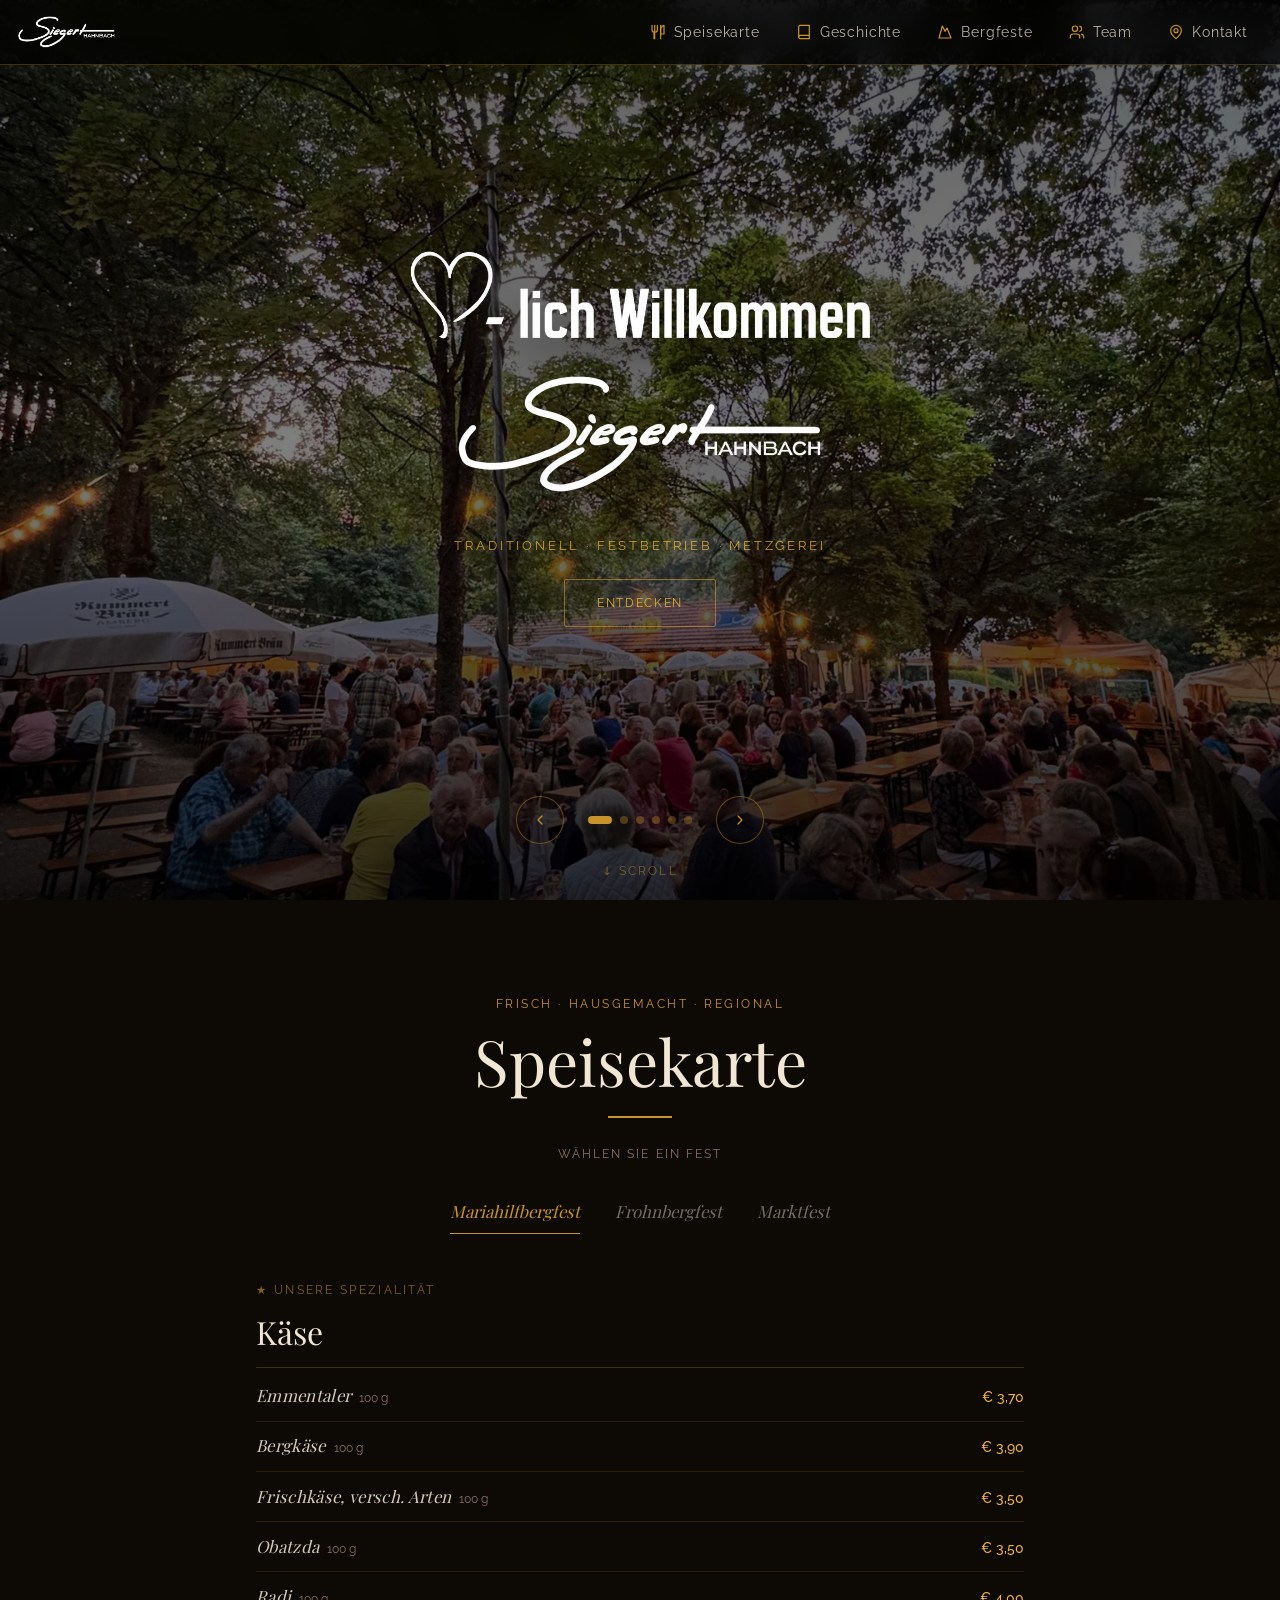
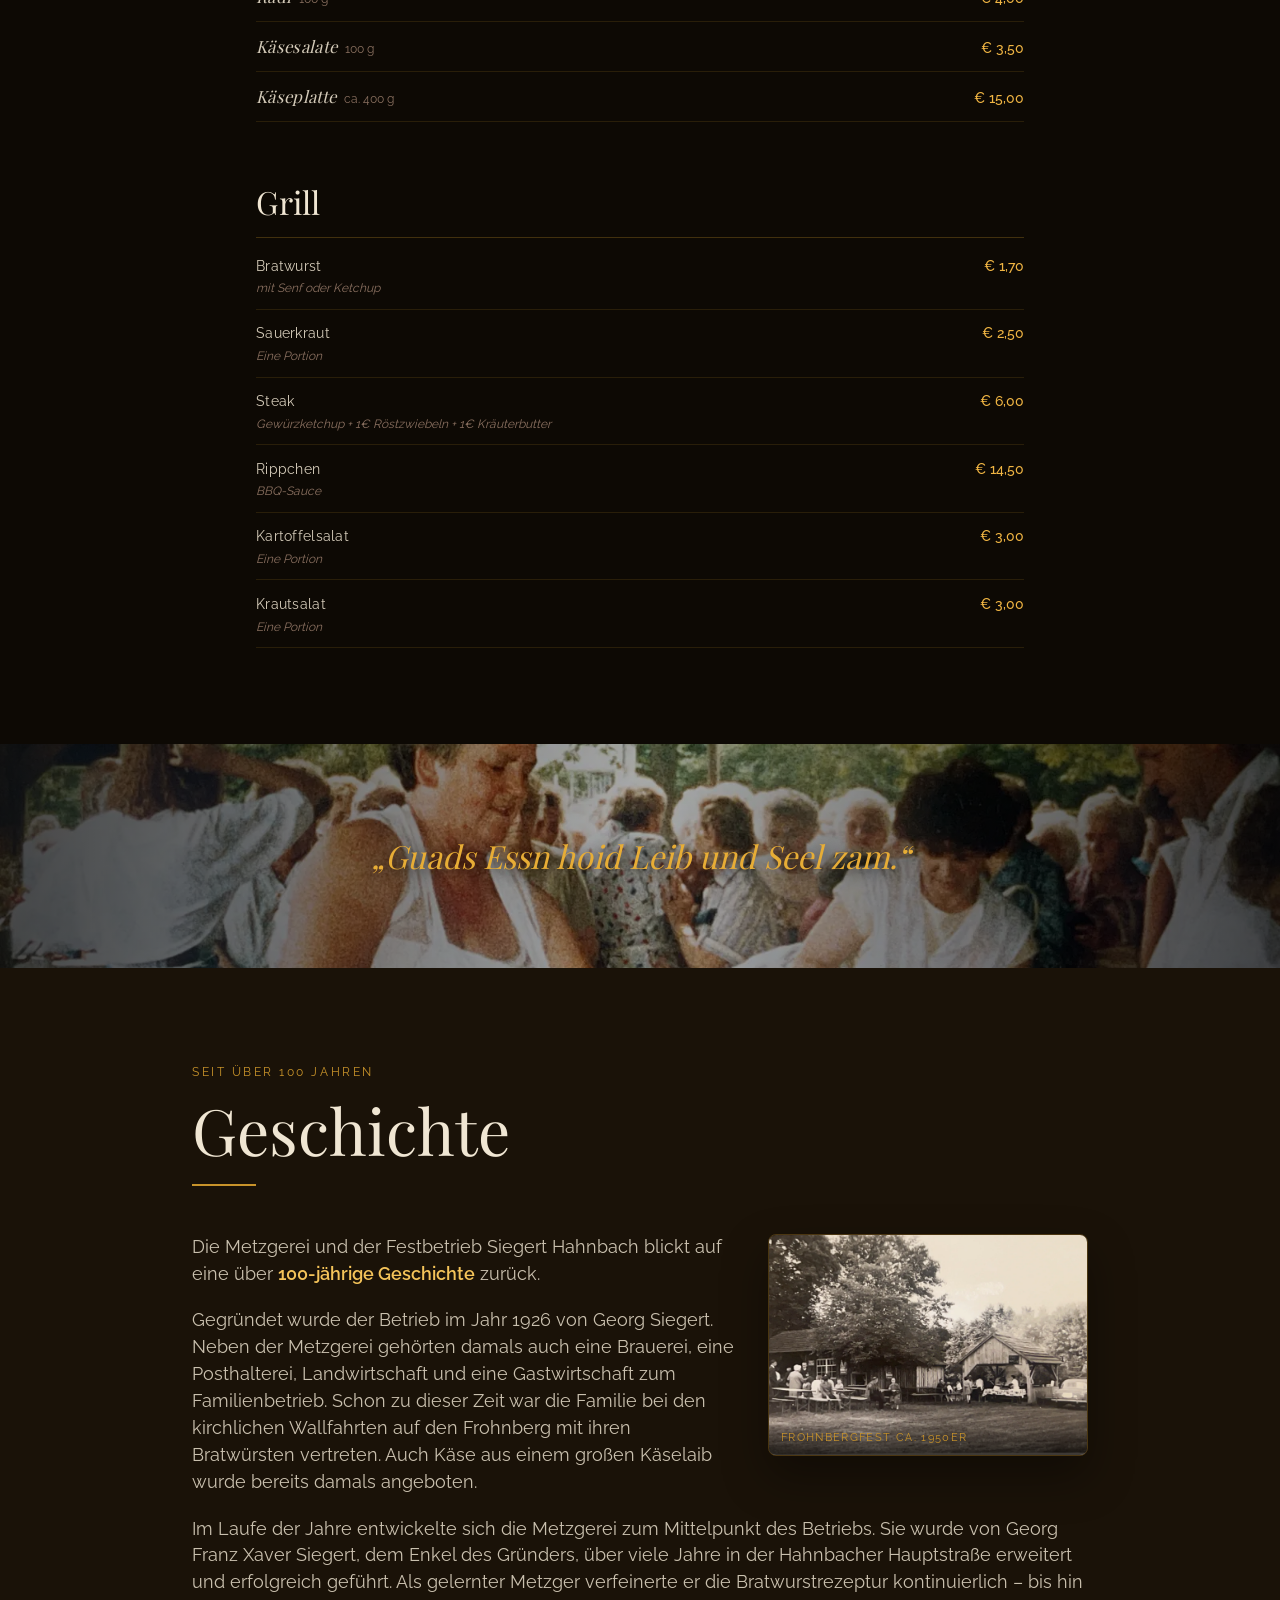
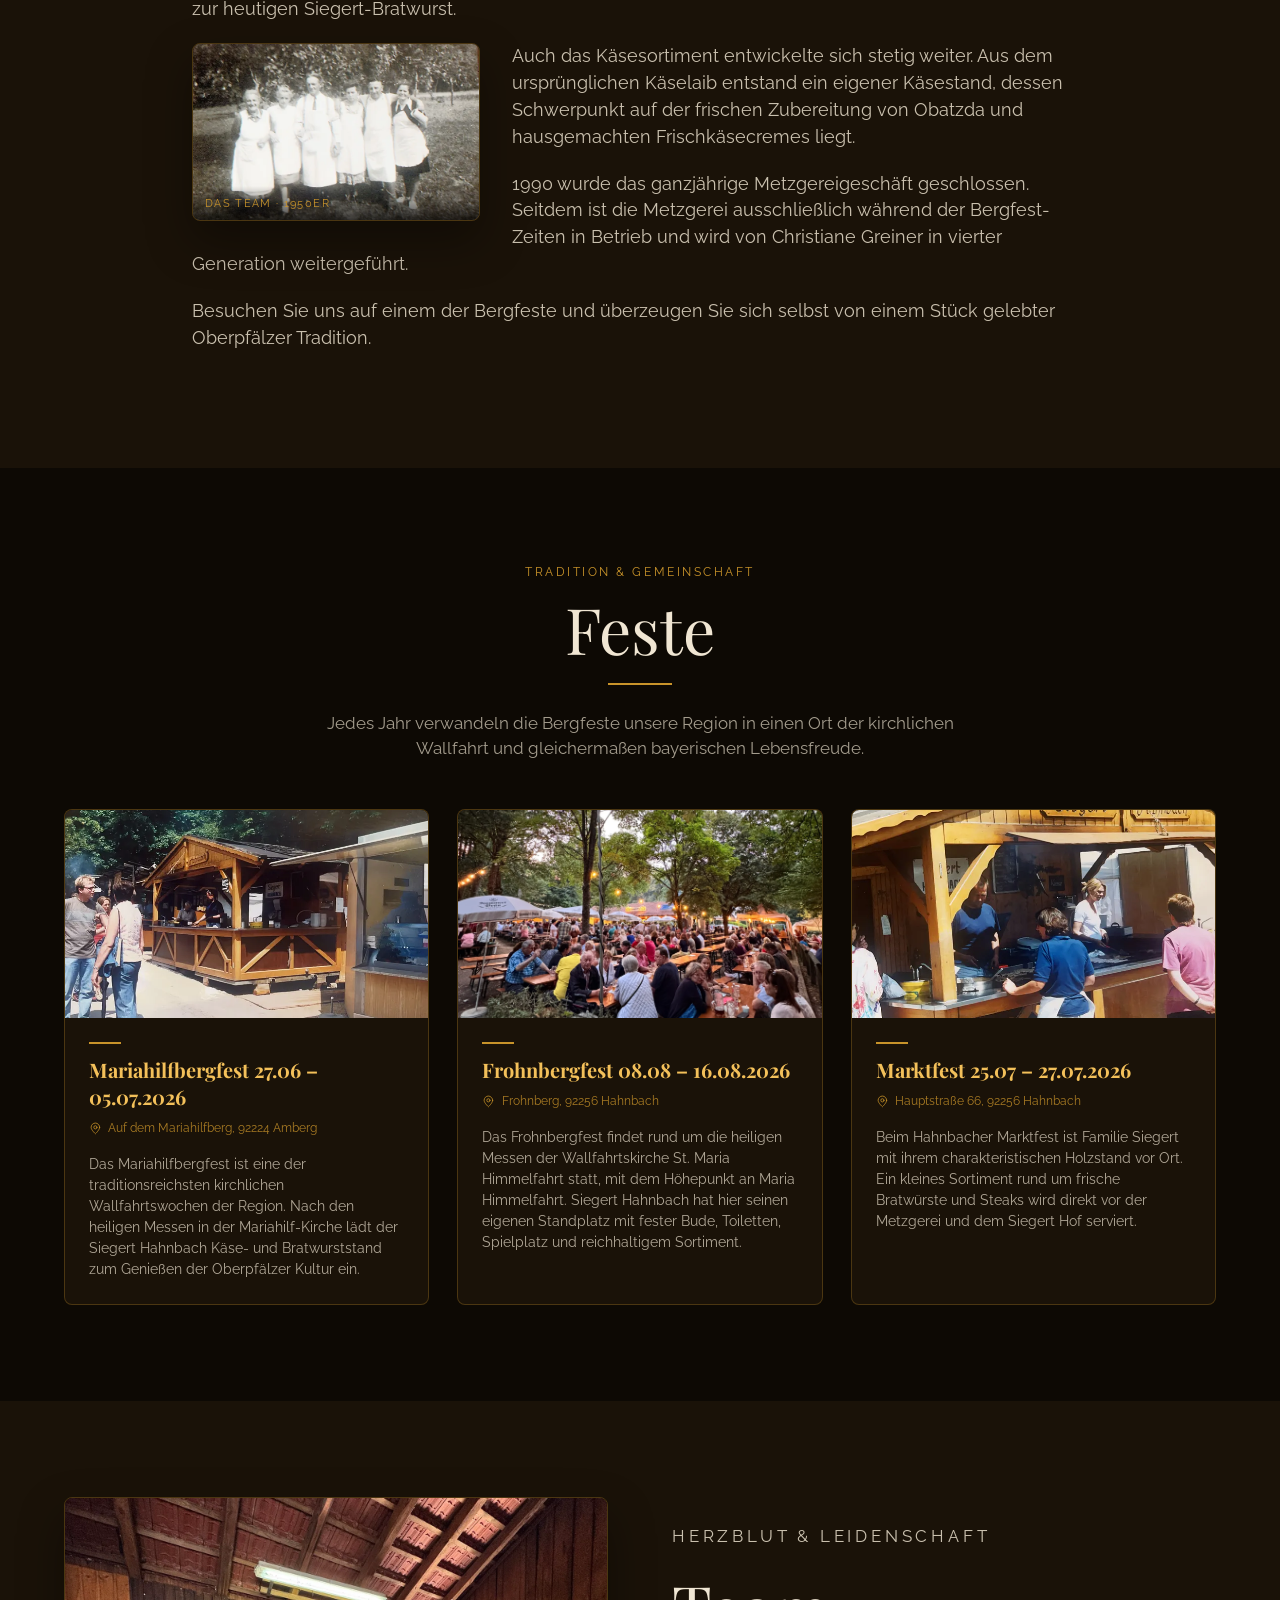
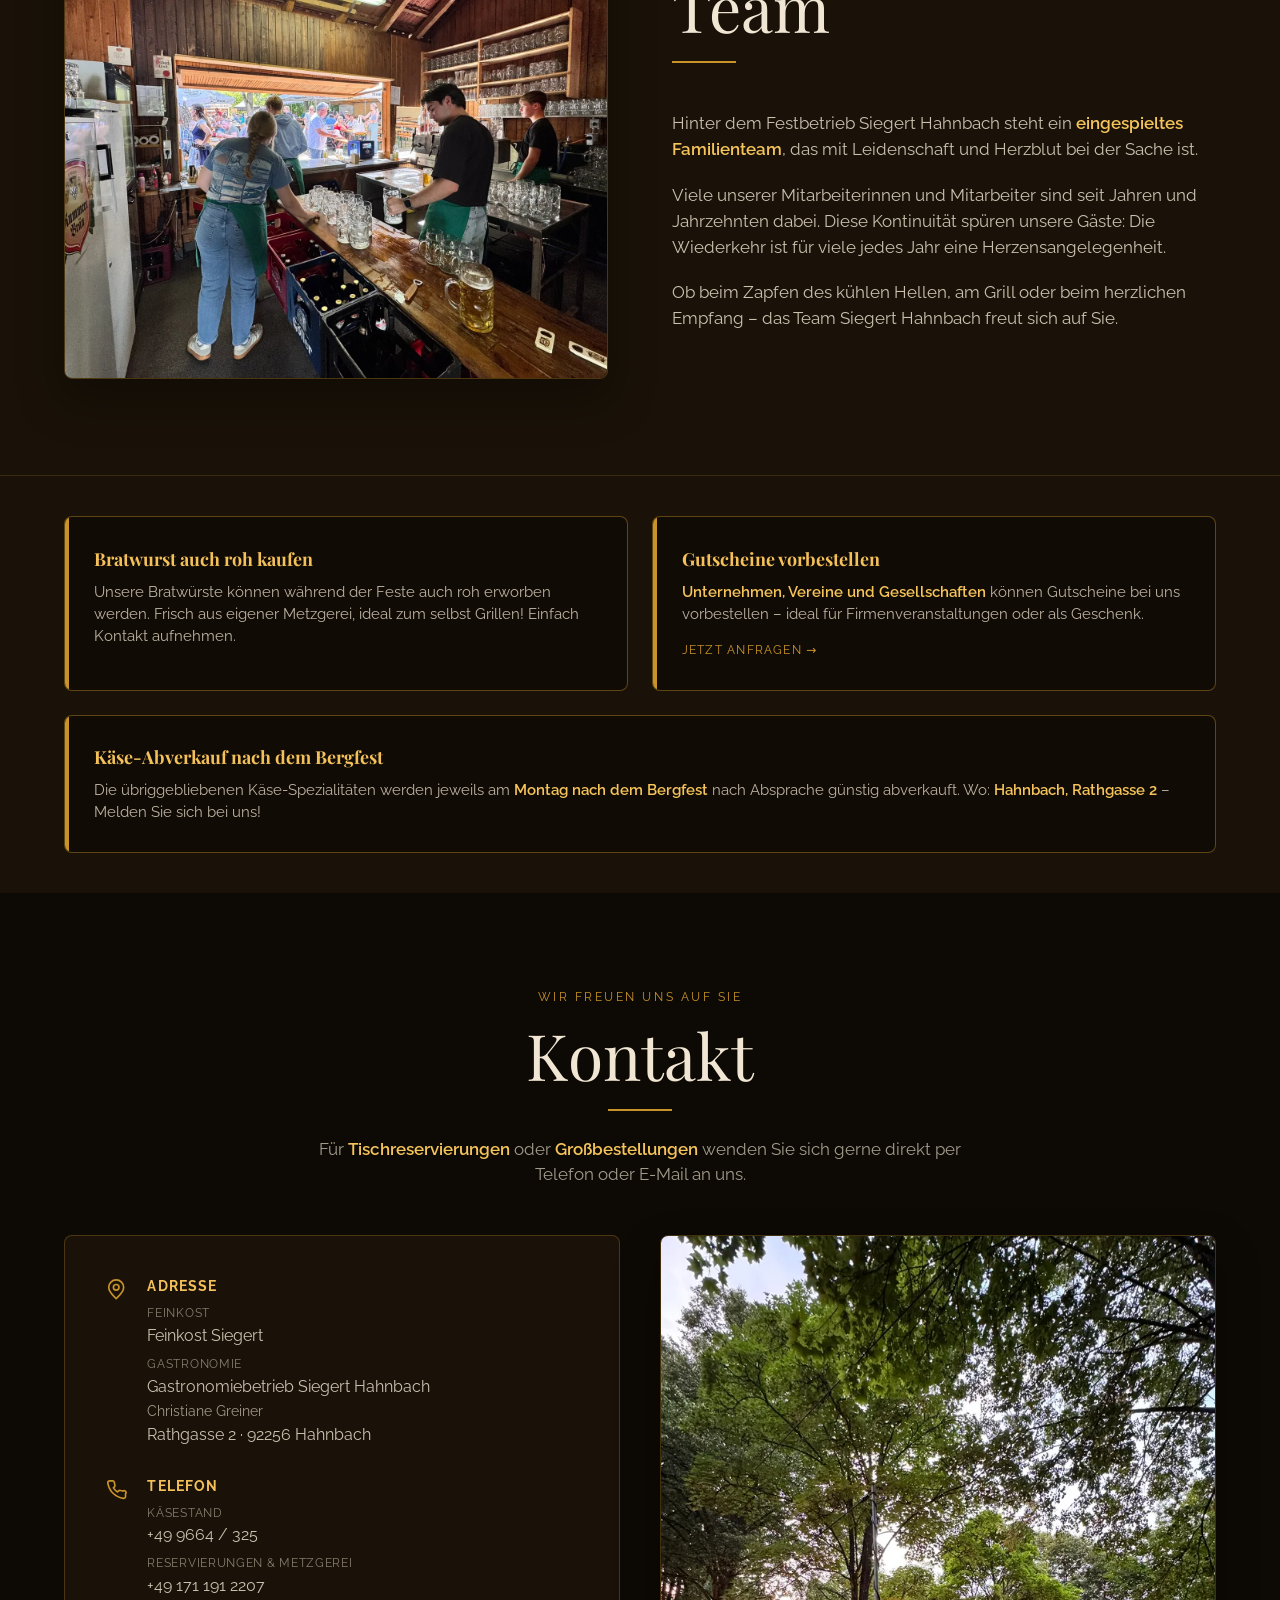
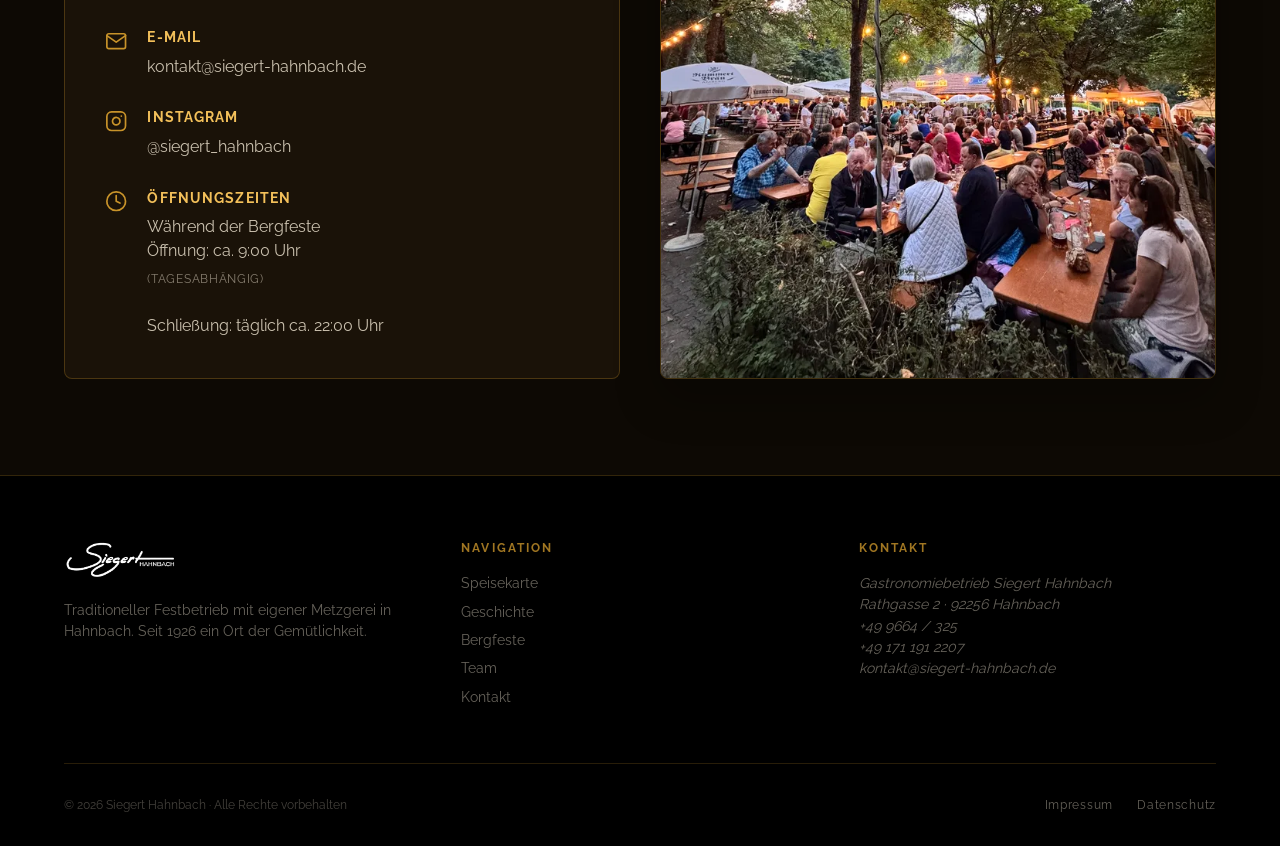
<file: index.html>
<!doctype html>
<html lang="de">
<head>
<meta charset="utf-8">
<meta name="viewport" content="width=device-width, initial-scale=1">
<title>Siegert Hahnbach | Gastronomiebetrieb, Festbetrieb & Metzgerei in Hahnbach</title>
<meta name="description" content="Siegert Hahnbach: Gastronomiebetrieb, Festbetrieb und eigene Metzgerei in Hahnbach. Bayerische Spezialitäten, Bratwurst, Käsestand, Bergfeste, Frohnbergfest, Mariahilfbergfest und Marktfest in der Oberpfalz.">
<meta name="keywords" content="Siegert Hahnbach, Siegert Hahnbach Gastro Betrieb, Gastronomiebetrieb Hahnbach, Gastronomie Hahnbach, Festbetrieb Hahnbach, Metzgerei Hahnbach, Käsestand Hahnbach, Bratwurst Hahnbach, Bergfeste Hahnbach, Frohnbergfest, Mariahilfbergfest, Marktfest Hahnbach, Oberpfalz">
<meta name="robots" content="index,follow">

<link rel="canonical" href="https://siegert-hahnbach.de/">
<meta property="og:locale" content="de_DE">
<meta property="og:type" content="website">
<meta property="og:site_name" content="Siegert Hahnbach">
<meta property="og:title" content="Siegert Hahnbach | Gastronomiebetrieb & Festbetrieb in Hahnbach">
<meta property="og:description" content="Traditioneller Gastronomiebetrieb, Festbetrieb und eigene Metzgerei in Hahnbach mit bayerischen Spezialitäten, Käsestand, Bratwurst und Bergfesten.">
<meta property="og:url" content="https://siegert-hahnbach.de/">
<meta property="og:image" content="https://siegert-hahnbach.de/assets/images/biergarten-abend-1600.webp">
<meta name="twitter:card" content="summary_large_image">
<meta name="twitter:title" content="Siegert Hahnbach | Gastronomiebetrieb & Festbetrieb">
<meta name="twitter:description" content="Gastronomiebetrieb, Festbetrieb und Metzgerei in Hahnbach: Bratwurst, Käsestand, bayerische Spezialitäten und Bergfeste.">
<meta name="theme-color" content="#0d0904">
<link rel="preload" as="image" href="assets/images/biergarten-abend-1600.webp" imagesrcset="assets/images/biergarten-abend-720.webp 720w, assets/images/biergarten-abend-1120.webp 1120w, assets/images/biergarten-abend-1600.webp 1600w" imagesizes="100vw">
<link rel="icon" href="assets/icons/favicon.svg" type="image/svg+xml">
<link rel="apple-touch-icon" href="assets/icons/apple-touch-icon.png">
<link rel="manifest" href="manifest.webmanifest">
<link rel="stylesheet" href="css/style.css">
<script type="application/ld+json">
{
  "@context": "https://schema.org",
  "@graph": [
    {
      "@type": ["Restaurant", "LocalBusiness"],
      "@id": "https://siegert-hahnbach.de/#restaurant",
      "name": "Siegert Hahnbach",
      "alternateName": ["Gastronomiebetrieb Siegert Hahnbach", "Festbetrieb Siegert Hahnbach", "Metzgerei Siegert Hahnbach", "Feinkost Siegert"],
      "url": "https://siegert-hahnbach.de/",
      "image": "https://siegert-hahnbach.de/assets/images/biergarten-abend-1600.webp",
      "telephone": ["+49 9664 325", "+49 171 191 2207"],
      "email": "kontakt@siegert-hahnbach.de",
      "address": {
        "@type": "PostalAddress",
        "streetAddress": "Rathgasse 2",
        "postalCode": "92256",
        "addressLocality": "Hahnbach",
        "addressRegion": "Bayern",
        "addressCountry": "DE"
      },
      "servesCuisine": ["Bayerisch", "Oberpfälzer Spezialitäten", "Bratwurst", "Käse-Spezialitäten"],
      "description": "Traditioneller Gastronomiebetrieb, bayerischer Festbetrieb und eigene Metzgerei mit Käsestand, Biergarten-Atmosphäre und Angeboten für Bergfeste, Feiern und Veranstaltungen in Hahnbach.",
      "foundingDate": "1926",
      "priceRange": "€€",
      "sameAs": ["https://www.instagram.com/siegert_hahnbach"],
      "openingHoursSpecification": [
        {
          "@type": "OpeningHoursSpecification",
          "description": "Während der Bergfeste, tagesabhängig ab ca. 9:00 Uhr bis ca. 22:00 Uhr."
        }
      ]
    },
    {
      "@type": "Organization",
      "@id": "https://siegert-hahnbach.de/#organization",
      "name": "Gastronomiebetrieb Siegert Hahnbach",
      "url": "https://siegert-hahnbach.de/",
      "logo": "https://siegert-hahnbach.de/assets/images/siegert-hahnbach.png",
      "email": "kontakt@siegert-hahnbach.de"
    },
    {
      "@type": "WebSite",
      "@id": "https://siegert-hahnbach.de/#website",
      "name": "Siegert Hahnbach",
      "url": "https://siegert-hahnbach.de/",
      "publisher": { "@id": "https://siegert-hahnbach.de/#organization" },
      "inLanguage": "de-DE"
    },
    {
      "@type": "BreadcrumbList",
      "@id": "https://siegert-hahnbach.de/#breadcrumbs",
      "itemListElement": [
        { "@type": "ListItem", "position": 1, "name": "Startseite", "item": "https://siegert-hahnbach.de/" }
      ]
    }
  ]
}
</script>
</head>
<body>
<a class="skip-link" href="#main">Zum Inhalt springen</a>
<header class="site-header">
  <nav class="top-nav" aria-label="Hauptnavigation">
    <a class="brand" href="index.html" aria-label="Siegert Hahnbach Startseite"><img src="assets/images/siegert-hahnbach.webp" width="190" height="70" alt="Siegert Hahnbach Gastronomiebetrieb"></a>
    <button class="nav-toggle" type="button" aria-expanded="false" aria-controls="nav-menu" aria-label="Menü öffnen"><span></span><span></span><span></span></button>
    <div class="nav-menu" id="nav-menu">
      <a class="nav-link" href="index.html#speisekarte" data-scroll-target="speisekarte"><svg class="icon" aria-hidden="true" viewBox="0 0 24 24" fill="none" stroke="currentColor" stroke-width="1.8" stroke-linecap="round" stroke-linejoin="round"><path d="M3 2v7c0 1.7 1.3 3 3 3v10"/><path d="M7 2v20"/><path d="M11 2v7c0 1.7-1.3 3-3 3"/><path d="M16 2v20"/><path d="M21 15V2c-2.8.9-5 3.8-5 7v6h5z"/></svg><span>Speisekarte</span></a><a class="nav-link" href="index.html#historie" data-scroll-target="historie"><svg class="icon" aria-hidden="true" viewBox="0 0 24 24" fill="none" stroke="currentColor" stroke-width="1.8" stroke-linecap="round" stroke-linejoin="round"><path d="M4 19.5A2.5 2.5 0 0 1 6.5 17H20"/><path d="M4 4.5A2.5 2.5 0 0 1 6.5 2H20v20H6.5A2.5 2.5 0 0 1 4 19.5z"/></svg><span>Geschichte</span></a><a class="nav-link" href="index.html#bergfeste" data-scroll-target="bergfeste"><svg class="icon" aria-hidden="true" viewBox="0 0 24 24" fill="none" stroke="currentColor" stroke-width="1.8" stroke-linecap="round" stroke-linejoin="round"><path d="m8 3 4 8 3-5 6 15H3L8 3z"/></svg><span>Bergfeste</span></a><a class="nav-link" href="index.html#team" data-scroll-target="team"><svg class="icon" aria-hidden="true" viewBox="0 0 24 24" fill="none" stroke="currentColor" stroke-width="1.8" stroke-linecap="round" stroke-linejoin="round"><path d="M16 21v-2a4 4 0 0 0-4-4H6a4 4 0 0 0-4 4v2"/><circle cx="9" cy="7" r="4"/><path d="M22 21v-2a4 4 0 0 0-3-3.87"/><path d="M16 3.13a4 4 0 0 1 0 7.75"/></svg><span>Team</span></a><a class="nav-link" href="index.html#kontakt" data-scroll-target="kontakt"><svg class="icon" aria-hidden="true" viewBox="0 0 24 24" fill="none" stroke="currentColor" stroke-width="1.8" stroke-linecap="round" stroke-linejoin="round"><path d="M20 10c0 5-8 12-8 12S4 15 4 10a8 8 0 1 1 16 0z"/><circle cx="12" cy="10" r="3"/></svg><span>Kontakt</span></a>
    </div>
  </nav>
</header>
<main id="main">
  <h1 class="visually-hidden">Siegert Hahnbach - Gastronomiebetrieb, Festbetrieb, Metzgerei und Käsestand in Hahnbach</h1>
  <section class="hero" aria-label="Siegert Hahnbach">
    <div class="hero-slide is-active" data-slide data-theme="home">
      <picture><source srcset="assets/images/biergarten-abend-720.webp 720w, assets/images/biergarten-abend-1120.webp 1120w, assets/images/biergarten-abend-1600.webp 1600w" sizes="100vw" type="image/webp"><img src="assets/images/biergarten-abend-1600.webp" width="1600" height="1067" alt=""></picture>
      <div class="hero-home">
        <img class="welcome-mark" src="assets/images/herzlich-willkommen.webp" width="900" height="293" alt="Herzlich Willkommen">
        <img class="main-logo" src="assets/images/siegert-hahnbach.webp" width="760" height="280" alt="Siegert Hahnbach - Festbetrieb und Metzgerei">
        <p>Traditionell · Festbetrieb · Metzgerei</p>
        <a class="outline-button" href="#speisekarte">Entdecken</a>
      </div>
    </div>
    <div class="hero-slide" data-slide>
      <picture><source srcset="assets/images/metzgerei-frisch-720.webp 720w, assets/images/metzgerei-frisch-1120.webp 1120w, assets/images/metzgerei-frisch-1600.webp 1600w" sizes="100vw" type="image/webp"><img src="assets/images/metzgerei-frisch-1600.webp" width="1600" height="1067" alt=""></picture>
      <div class="hero-copy">
        <span></span>
        <h2>Eigene Metzgerei</h2>
        <p>Unter den Festen täglich frische Zubereitung der Bratwürste und anderer Metzgerspezialitäten aus unserer hauseigenen Metzgerei.</p>
        <a class="outline-button" href="#speisekarte">Mehr erfahren</a>
      </div>
    </div><div class="hero-slide" data-slide>
      <picture><source srcset="assets/images/kaesestand-720.webp 720w, assets/images/kaesestand-1120.webp 1120w, assets/images/kaesestand-1600.webp 1600w" sizes="100vw" type="image/webp"><img src="assets/images/kaesestand-1600.webp" width="1600" height="1067" alt=""></picture>
      <div class="hero-copy no-title-line">
        <span></span>
        <h2>Unser Käsestand</h2>
        <p>Käse-Spezialitäten aus der Region – täglich frischer Obatzda und verschiedene Frischkäsevarianten.</p>
        <a class="outline-button" href="#speisekarte">Mehr erfahren</a>
      </div>
    </div><div class="hero-slide" data-slide>
      <picture><source srcset="assets/images/biergarten-abend-720.webp 720w, assets/images/biergarten-abend-1120.webp 1120w, assets/images/biergarten-abend-1600.webp 1600w" sizes="100vw" type="image/webp"><img src="assets/images/biergarten-abend-1600.webp" width="1600" height="1067" alt=""></picture>
      <div class="hero-copy">
        <span></span>
        <h2>Reservierungen und Kontakt</h2>
        <p>Bei Reservierungen, Bestellungen oder anderen Anfragen schreiben Sie uns eine E-Mail oder rufen Sie uns an.</p>
        <a class="outline-button" href="#kontakt">Mehr erfahren</a>
      </div>
    </div><div class="hero-slide" data-slide>
      <picture><source srcset="assets/images/team-theke-720.webp 720w, assets/images/team-theke-1120.webp 1120w, assets/images/team-theke-1600.webp 1600w" sizes="100vw" type="image/webp"><img src="assets/images/team-theke-1600.webp" width="1600" height="1067" alt=""></picture>
      <div class="hero-copy">
        <span></span>
        <h2>Team</h2>
        <p>Unser engagiertes Familienteam und unsere langjährigen Mitarbeiter sorgen dafür, dass Sie sich bei uns stets wohlfühlen.</p>
        <a class="outline-button" href="#team">Mehr erfahren</a>
      </div>
    </div><div class="hero-slide" data-slide>
      <picture><source srcset="assets/images/historisches-foto-720.webp 720w, assets/images/historisches-foto-1120.webp 1120w, assets/images/historisches-foto-1600.webp 1600w" sizes="100vw" type="image/webp"><img src="assets/images/historisches-foto-1600.webp" width="1600" height="1067" alt=""></picture>
      <div class="hero-copy">
        <span></span>
        <h2>100 Jahre Siegert Hahnbach</h2>
        <p>Seit 1926 steht der Name Siegert für Gastfreundschaft, Tradition und echte bayerische Lebensart.</p>
        <a class="outline-button" href="#historie">Mehr erfahren</a>
      </div>
    </div>
    <div class="hero-controls" aria-label="Slideshow Steuerung">
      <button type="button" class="round-button" data-slide-prev aria-label="Vorheriges Bild"><svg class="icon" aria-hidden="true" viewBox="0 0 24 24" fill="none" stroke="currentColor" stroke-width="1.8" stroke-linecap="round" stroke-linejoin="round"><path d="m15 18-6-6 6-6"/></svg></button>
      <div class="slide-dots" role="tablist" aria-label="Slideshow">
        <button type="button" class="is-active" data-slide-dot="0" aria-label="Bild 1 anzeigen"></button><button type="button" class="" data-slide-dot="1" aria-label="Bild 2 anzeigen"></button><button type="button" class="" data-slide-dot="2" aria-label="Bild 3 anzeigen"></button><button type="button" class="" data-slide-dot="3" aria-label="Bild 4 anzeigen"></button><button type="button" class="" data-slide-dot="4" aria-label="Bild 5 anzeigen"></button><button type="button" class="" data-slide-dot="5" aria-label="Bild 6 anzeigen"></button>
      </div>
      <button type="button" class="round-button" data-slide-next aria-label="Nächstes Bild"><svg class="icon" aria-hidden="true" viewBox="0 0 24 24" fill="none" stroke="currentColor" stroke-width="1.8" stroke-linecap="round" stroke-linejoin="round"><path d="m9 18 6-6-6-6"/></svg></button>
    </div>
    <p class="scroll-cue">↓ Scroll</p>
  </section>

  <section id="speisekarte" class="section menu-section">
    <div class="narrow">
      <header class="section-heading center">
        <p>Frisch · Hausgemacht · Regional</p>
        <h2>Speisekarte</h2>
        <span></span>
        <small>Wählen Sie ein Fest</small>
      </header>
      <div class="tab-list" role="tablist" aria-label="Fest auswählen">
        <button class="is-active" type="button" role="tab" aria-selected="true" data-menu-tab="mariahilf">Mariahilfbergfest</button>
        <button type="button" role="tab" aria-selected="false" data-menu-tab="frohn">Frohnbergfest</button>
        <button type="button" role="tab" aria-selected="false" data-menu-tab="markt">Marktfest</button>
      </div>
      <div class="menu-panel is-active" data-menu-panel="mariahilf">
        <div class="menu-heading"><p>★ Unsere Spezialität</p><h3>Käse</h3></div><ul><li class="menu-row is-italic">
    <div><span>Emmentaler</span><small>100 g</small></div>
    <strong>€ 3,70</strong>
  </li><li class="menu-row is-italic">
    <div><span>Bergkäse</span><small>100 g</small></div>
    <strong>€ 3,90</strong>
  </li><li class="menu-row is-italic">
    <div><span>Frischkäse, versch. Arten</span><small>100 g</small></div>
    <strong>€ 3,50</strong>
  </li><li class="menu-row is-italic">
    <div><span>Obatzda</span><small>100 g</small></div>
    <strong>€ 3,50</strong>
  </li><li class="menu-row is-italic">
    <div><span>Radi</span><small>100 g</small></div>
    <strong>€ 4,00</strong>
  </li><li class="menu-row is-italic">
    <div><span>Käsesalate</span><small>100 g</small></div>
    <strong>€ 3,50</strong>
  </li><li class="menu-row is-italic">
    <div><span>Käseplatte</span><small>ca. 400 g</small></div>
    <strong>€ 15,00</strong>
  </li></ul>
        <div class="menu-heading"><h3>Grill</h3></div><ul><li class="menu-row">
    <div><span>Bratwurst</span><p>mit Senf oder Ketchup</p></div>
    <strong>€ 1,70</strong>
  </li><li class="menu-row">
    <div><span>Sauerkraut</span><p>Eine Portion</p></div>
    <strong>€ 2,50</strong>
  </li><li class="menu-row">
    <div><span>Steak</span><p>Gewürzketchup + 1€ Röstzwiebeln + 1€ Kräuterbutter</p></div>
    <strong>€ 6,00</strong>
  </li><li class="menu-row">
    <div><span>Rippchen</span><p>BBQ-Sauce</p></div>
    <strong>€ 14,50</strong>
  </li><li class="menu-row">
    <div><span>Kartoffelsalat</span><p>Eine Portion</p></div>
    <strong>€ 3,00</strong>
  </li><li class="menu-row">
    <div><span>Krautsalat</span><p>Eine Portion</p></div>
    <strong>€ 3,00</strong>
  </li></ul>
      </div>
      <div class="menu-panel" data-menu-panel="frohn" hidden>
        <div class="menu-heading"><h3>Käse</h3></div><ul><li class="menu-row">
    <div><span>Emmentaler</span><small>100 g</small></div>
    
  </li><li class="menu-row">
    <div><span>Bergkäse</span><small>100 g</small></div>
    
  </li><li class="menu-row">
    <div><span>Frischkäse, versch. Arten</span><small>100 g</small></div>
    
  </li><li class="menu-row">
    <div><span>Obatzda</span><small>100 g</small></div>
    
  </li><li class="menu-row">
    <div><span>Radi</span><small>100 g</small></div>
    
  </li><li class="menu-row">
    <div><span>Käsesalate</span><small>100 g</small></div>
    
  </li><li class="menu-row">
    <div><span>Käseplatte</span><small>ca. 400 g</small></div>
    
  </li><li class="menu-row">
    <div><span>Fischsemmel</span><p>Lachs oder Bismarck</p></div>
    
  </li></ul>
        <div class="menu-heading"><h3>Grill</h3></div><ul><li class="menu-row">
    <div><span>Bratwurst</span><p>mit Senf oder Ketchup</p></div>
    
  </li><li class="menu-row">
    <div><span>Bratwurstsemmel</span></div>
    
  </li><li class="menu-row">
    <div><span>Steak</span><p>Gewürzketchup + 1€ Röstzwiebeln + 1€ Kräuterbutter</p></div>
    
  </li><li class="menu-row">
    <div><span>Rippchen</span><p>BBQ-Sauce</p></div>
    
  </li><li class="menu-row">
    <div><span>Kartoffelsalat</span><p>Eine Portion</p></div>
    
  </li><li class="menu-row">
    <div><span>Krautsalat</span><p>Eine Portion</p></div>
    
  </li><li class="menu-row">
    <div><span>Knödel</span><p>mit Soße</p></div>
    
  </li><li class="menu-row">
    <div><span>Knöcherl</span><p>mit Krautsalat</p></div>
    
  </li><li class="menu-row">
    <div><span>Schweinebraten</span><p>Knödel · Soße</p></div>
    
  </li><li class="menu-row">
    <div><span>Schäuferl</span><p>Knödel · Soße</p></div>
    
  </li><li class="menu-row">
    <div><span>Sülze</span></div>
    
  </li><li class="menu-row">
    <div><span>Potatoes</span><p>mit Kräuterdip</p></div>
    
  </li></ul>
        <div class="menu-heading"><h3>Bier & Getränke</h3></div><ul><li class="menu-row">
    <div><span>Helles vom Fass</span><small>Maß/Halbe</small><p>Kummert-Bier</p></div>
    
  </li><li class="menu-row">
    <div><span>Weizen</span><small>Maß/Halbe</small><p>Kummert-Bier</p></div>
    
  </li><li class="menu-row">
    <div><span>Dunkles Bier</span><small>Maß/Halbe</small><p>Falk-Weizen</p></div>
    
  </li><li class="menu-row">
    <div><span>Alkoholfrei Hell</span><small>Maß/Halbe</small></div>
    
  </li><li class="menu-row">
    <div><span>Alkoholfrei Weizen</span><small>Maß/Halbe</small></div>
    
  </li><li class="menu-row">
    <div><span>Radler</span><small>Maß/Halbe</small></div>
    
  </li><li class="menu-row">
    <div><span>Russen</span><small>Maß/Halbe</small></div>
    
  </li><li class="menu-row">
    <div><span>Schnaps</span></div>
    
  </li><li class="menu-row">
    <div><span>Wein</span></div>
    
  </li><li class="menu-row">
    <div><span>Cola · Wasser · Limo · Apfelschorle</span></div>
    
  </li></ul>
        <div class="menu-heading"><h3>Backwaren von regionalen Bäckereien</h3></div><ul><li class="menu-row">
    <div><span>Semmel</span></div>
    
  </li><li class="menu-row">
    <div><span>Spitzl</span></div>
    
  </li><li class="menu-row">
    <div><span>Roggenstange</span></div>
    
  </li><li class="menu-row">
    <div><span>Brezel</span></div>
    
  </li><li class="menu-row">
    <div><span>Brot</span></div>
    
  </li></ul>
        <div class="menu-heading"><h3>Kaffeezeit</h3></div><ul><li class="menu-row">
    <div><span>Kaffee</span></div>
    
  </li><li class="menu-row">
    <div><span>Kuchen</span></div>
    
  </li><li class="menu-row">
    <div><span>Kücherl</span></div>
    
  </li></ul>
      </div>
      <div class="menu-panel compact" data-menu-panel="markt" hidden>
        <div class="menu-heading"><p>Unser Marktfest-Angebot</p><h3>Grill</h3></div><ul><li class="menu-row">
    <div><span>Bratwurst</span></div>
    
  </li><li class="menu-row">
    <div><span>Sauerkraut</span><p>Eine Portion</p></div>
    
  </li><li class="menu-row">
    <div><span>Steak</span><p>Gewürzketchup + 1€ Röstzwiebeln + 1€ Kräuterbutter</p></div>
    
  </li><li class="menu-row">
    <div><span>Bratwurstsemmel</span></div>
    
  </li></ul>
      </div>
    </div>
  </section>

  <section class="image-divider" aria-label="Bayerisches Sprichwort">
    <picture><source srcset="assets/images/grill-spezialitaeten-720.webp 720w, assets/images/grill-spezialitaeten-1120.webp 1120w, assets/images/grill-spezialitaeten-1600.webp 1600w" sizes="100vw" type="image/webp"><img src="assets/images/grill-spezialitaeten-1600.webp" loading="lazy" width="1600" height="1067" alt="Grill am Feststand von Siegert Hahnbach"></picture>
    <p>„Guads Essn hoid Leib und Seel zam.“</p>
  </section>

  <section id="historie" class="section section-card">
    <div class="content">
      <header class="section-heading">
        <p>Seit über 100 Jahren</p>
        <h2>Geschichte</h2>
        <span></span>
      </header>
      <article class="history-copy">
        <figure class="history-image right">
          <picture><source srcset="assets/images/historisches-foto-720.webp 720w, assets/images/historisches-foto-1120.webp 1120w, assets/images/historisches-foto-1600.webp 1600w" sizes="(min-width: 760px) 320px, 100vw" type="image/webp"><img src="assets/images/historisches-foto-1600.webp" loading="lazy" width="720" height="480" alt="Historisches Foto des Biergartens Siegert"></picture>
          <figcaption>Frohnbergfest ca. 1950er</figcaption>
        </figure>
        <p>Die Metzgerei und der Festbetrieb Siegert Hahnbach blickt auf eine über <strong>100-jährige Geschichte</strong> zurück.</p>
        <p>Gegründet wurde der Betrieb im Jahr 1926 von Georg Siegert. Neben der Metzgerei gehörten damals auch eine Brauerei, eine Posthalterei, Landwirtschaft und eine Gastwirtschaft zum Familienbetrieb. Schon zu dieser Zeit war die Familie bei den kirchlichen Wallfahrten auf den Frohnberg mit ihren Bratwürsten vertreten. Auch Käse aus einem großen Käselaib wurde bereits damals angeboten.</p>
        <p>Im Laufe der Jahre entwickelte sich die Metzgerei zum Mittelpunkt des Betriebs. Sie wurde von Georg Franz Xaver Siegert, dem Enkel des Gründers, über viele Jahre in der Hahnbacher Hauptstraße erweitert und erfolgreich geführt. Als gelernter Metzger verfeinerte er die Bratwurstrezeptur kontinuierlich – bis hin zur heutigen Siegert-Bratwurst.</p>
        <figure class="history-image left">
          <picture><source srcset="assets/images/historisches-team-720.webp 720w, assets/images/historisches-team-1120.webp 1120w, assets/images/historisches-team-1600.webp 1600w" sizes="(min-width: 760px) 300px, 100vw" type="image/webp"><img src="assets/images/historisches-team-1600.webp" loading="lazy" width="720" height="480" alt="Historisches Teamfoto von Siegert Hahnbach"></picture>
          <figcaption>Das Team · 1950er</figcaption>
        </figure>
        <p>Auch das Käsesortiment entwickelte sich stetig weiter. Aus dem ursprünglichen Käselaib entstand ein eigener Käsestand, dessen Schwerpunkt auf der frischen Zubereitung von Obatzda und hausgemachten Frischkäsecremes liegt.</p>
        <p>1990 wurde das ganzjährige Metzgereigeschäft geschlossen. Seitdem ist die Metzgerei ausschließlich während der Bergfest-Zeiten in Betrieb und wird von Christiane Greiner in vierter Generation weitergeführt.</p>
        <p>Besuchen Sie uns auf einem der Bergfeste und überzeugen Sie sich selbst von einem Stück gelebter Oberpfälzer Tradition.</p>
      </article>
    </div>
  </section>

  <section id="bergfeste" class="section">
    <div class="wide">
      <header class="section-heading center">
        <p>Tradition & Gemeinschaft</p>
        <h2>Feste</h2>
        <span></span>
        <div>Jedes Jahr verwandeln die Bergfeste unsere Region in einen Ort der kirchlichen Wallfahrt und gleichermaßen bayerischen Lebensfreude.</div>
      </header>
      <div class="fest-grid">
        <article class="fest-card">
          <picture><source srcset="assets/images/mariahilfbergfest-720.webp 720w, assets/images/mariahilfbergfest-1120.webp 1120w, assets/images/mariahilfbergfest-1600.webp 1600w" sizes="(min-width: 900px) 33vw, 100vw" type="image/webp"><img src="assets/images/mariahilfbergfest-1600.webp" loading="lazy" width="720" height="480" alt="Mariahilfbergfest 27.06 – 05.07.2026"></picture>
          <div><span></span><h3>Mariahilfbergfest 27.06 – 05.07.2026</h3><p class="location"><svg class="icon" aria-hidden="true" viewBox="0 0 24 24" fill="none" stroke="currentColor" stroke-width="1.8" stroke-linecap="round" stroke-linejoin="round"><path d="M20 10c0 5-8 12-8 12S4 15 4 10a8 8 0 1 1 16 0z"/><circle cx="12" cy="10" r="3"/></svg>Auf dem Mariahilfberg, 92224 Amberg</p><p>Das Mariahilfbergfest ist eine der traditionsreichsten kirchlichen Wallfahrtswochen der Region. Nach den heiligen Messen in der Mariahilf-Kirche lädt der Siegert Hahnbach Käse- und Bratwurststand zum Genießen der Oberpfälzer Kultur ein.</p></div>
        </article><article class="fest-card frohn-card">
          <picture><source srcset="assets/images/biergarten-abend-720.webp 720w, assets/images/biergarten-abend-1120.webp 1120w, assets/images/biergarten-abend-1600.webp 1600w" sizes="(min-width: 900px) 33vw, 100vw" type="image/webp"><img src="assets/images/biergarten-abend-1600.webp" loading="lazy" width="720" height="480" alt="Frohnbergfest 08.08 – 16.08.2026"></picture>
          <div><span></span><h3>Frohnbergfest 08.08 – 16.08.2026</h3><p class="location"><svg class="icon" aria-hidden="true" viewBox="0 0 24 24" fill="none" stroke="currentColor" stroke-width="1.8" stroke-linecap="round" stroke-linejoin="round"><path d="M20 10c0 5-8 12-8 12S4 15 4 10a8 8 0 1 1 16 0z"/><circle cx="12" cy="10" r="3"/></svg>Frohnberg, 92256 Hahnbach</p><p>Das Frohnbergfest findet rund um die heiligen Messen der Wallfahrtskirche St. Maria Himmelfahrt statt, mit dem Höhepunkt an Maria Himmelfahrt. Siegert Hahnbach hat hier seinen eigenen Standplatz mit fester Bude, Toiletten, Spielplatz und reichhaltigem Sortiment.</p></div>
        </article><article class="fest-card">
          <picture><source srcset="assets/images/metzgerei-hahnbach-720.webp 720w, assets/images/metzgerei-hahnbach-1120.webp 1120w, assets/images/metzgerei-hahnbach-1600.webp 1600w" sizes="(min-width: 900px) 33vw, 100vw" type="image/webp"><img src="assets/images/metzgerei-hahnbach-1600.webp" loading="lazy" width="720" height="480" alt="Marktfest 25.07 – 27.07.2026"></picture>
          <div><span></span><h3>Marktfest 25.07 – 27.07.2026</h3><p class="location"><svg class="icon" aria-hidden="true" viewBox="0 0 24 24" fill="none" stroke="currentColor" stroke-width="1.8" stroke-linecap="round" stroke-linejoin="round"><path d="M20 10c0 5-8 12-8 12S4 15 4 10a8 8 0 1 1 16 0z"/><circle cx="12" cy="10" r="3"/></svg>Hauptstraße 66, 92256 Hahnbach</p><p>Beim Hahnbacher Marktfest ist Familie Siegert mit ihrem charakteristischen Holzstand vor Ort. Ein kleines Sortiment rund um frische Bratwürste und Steaks wird direkt vor der Metzgerei und dem Siegert Hof serviert.</p></div>
        </article>
      </div>
    </div>
  </section>

  <section id="team" class="section section-card">
    <div class="wide team-layout">
      <picture><source srcset="assets/images/team-theke-720.webp 720w, assets/images/team-theke-1120.webp 1120w, assets/images/team-theke-1600.webp 1600w" sizes="(min-width: 960px) 50vw, 100vw" type="image/webp"><img src="assets/images/team-theke-1600.webp" loading="lazy" width="1120" height="746" alt="Das Team von Siegert Hahnbach hinter der Theke"></picture>
      <div>
        <header class="section-heading">
          <p>Herzblut & Leidenschaft</p>
          <h2>Team</h2>
          <span></span>
        </header>
        <p>Hinter dem Festbetrieb Siegert Hahnbach steht ein <strong>eingespieltes Familienteam</strong>, das mit Leidenschaft und Herzblut bei der Sache ist.</p>
        <p>Viele unserer Mitarbeiterinnen und Mitarbeiter sind seit Jahren und Jahrzehnten dabei. Diese Kontinuität spüren unsere Gäste: Die Wiederkehr ist für viele jedes Jahr eine Herzensangelegenheit.</p>
        <p>Ob beim Zapfen des kühlen Hellen, am Grill oder beim herzlichen Empfang – das Team Siegert Hahnbach freut sich auf Sie.</p>
      </div>
    </div>
  </section>

  <section class="announcements section-card" aria-label="Hinweise">
    <div class="wide notice-grid">
      <article><h3>Bratwurst auch roh kaufen</h3><p>Unsere Bratwürste können während der Feste auch roh erworben werden. Frisch aus eigener Metzgerei, ideal zum selbst Grillen! Einfach Kontakt aufnehmen.</p></article>
      <article><h3>Gutscheine vorbestellen</h3><p><strong>Unternehmen, Vereine und Gesellschaften</strong> können Gutscheine bei uns vorbestellen – ideal für Firmenveranstaltungen oder als Geschenk.</p><a href="#kontakt">Jetzt anfragen →</a></article>
      <article class="wide-notice"><h3>Käse-Abverkauf nach dem Bergfest</h3><p>Die übriggebliebenen Käse-Spezialitäten werden jeweils am <strong>Montag nach dem Bergfest</strong> nach Absprache günstig abverkauft. Wo: <strong>Hahnbach, Rathgasse 2</strong> – Melden Sie sich bei uns!</p></article>
    </div>
  </section>

  <section id="kontakt" class="section">
    <div class="wide">
      <header class="section-heading center">
        <p>Wir freuen uns auf Sie</p>
        <h2>Kontakt</h2>
        <span></span>
        <div>Für <strong>Tischreservierungen</strong> oder <strong>Großbestellungen</strong> wenden Sie sich gerne direkt per Telefon oder E-Mail an uns.</div>
      </header>
      <div class="contact-grid">
        <address class="contact-card">
          <div><svg class="icon" aria-hidden="true" viewBox="0 0 24 24" fill="none" stroke="currentColor" stroke-width="1.8" stroke-linecap="round" stroke-linejoin="round"><path d="M20 10c0 5-8 12-8 12S4 15 4 10a8 8 0 1 1 16 0z"/><circle cx="12" cy="10" r="3"/></svg><div><h3>Adresse</h3><p><small>Feinkost</small>Feinkost Siegert<br><small>Gastronomie</small>Gastronomiebetrieb Siegert Hahnbach<br><span>Christiane Greiner</span><br><b>Rathgasse 2 · 92256 Hahnbach</b></p></div></div>
          <div><svg class="icon" aria-hidden="true" viewBox="0 0 24 24" fill="none" stroke="currentColor" stroke-width="1.8" stroke-linecap="round" stroke-linejoin="round"><path d="M22 16.92v3a2 2 0 0 1-2.18 2A19.8 19.8 0 0 1 3 5.18 2 2 0 0 1 5 3h3a2 2 0 0 1 2 1.72c.12.9.32 1.77.57 2.61a2 2 0 0 1-.45 2.11L9 10.56a16 16 0 0 0 4.44 4.44l1.12-1.12a2 2 0 0 1 2.11-.45c.84.25 1.71.45 2.61.57A2 2 0 0 1 22 16.92z"/></svg><div><h3>Telefon</h3><p><small>Käsestand</small><a href="tel:+499664325">+49 9664 / 325</a><br><small>Reservierungen & Metzgerei</small><a href="tel:+491711912207">+49 171 191 2207</a></p></div></div>
          <div><svg class="icon" aria-hidden="true" viewBox="0 0 24 24" fill="none" stroke="currentColor" stroke-width="1.8" stroke-linecap="round" stroke-linejoin="round"><path d="M4 4h16c1.1 0 2 .9 2 2v12c0 1.1-.9 2-2 2H4c-1.1 0-2-.9-2-2V6c0-1.1.9-2 2-2z"/><path d="m22 6-10 7L2 6"/></svg><div><h3>E-Mail</h3><p><a href="mailto:kontakt@siegert-hahnbach.de">kontakt@siegert-hahnbach.de</a></p></div></div>
          <div><svg class="icon" aria-hidden="true" viewBox="0 0 24 24" fill="none" stroke="currentColor" stroke-width="1.8" stroke-linecap="round" stroke-linejoin="round"><rect width="20" height="20" x="2" y="2" rx="5" ry="5"/><path d="M16 11.37A4 4 0 1 1 12.63 8 4 4 0 0 1 16 11.37z"/><path d="M17.5 6.5h.01"/></svg><div><h3>Instagram</h3><p><a href="https://www.instagram.com/siegert_hahnbach" target="_blank" rel="noopener noreferrer">@siegert_hahnbach</a></p></div></div>
          <div><svg class="icon" aria-hidden="true" viewBox="0 0 24 24" fill="none" stroke="currentColor" stroke-width="1.8" stroke-linecap="round" stroke-linejoin="round"><circle cx="12" cy="12" r="10"/><path d="M12 6v6l4 2"/></svg><div><h3>Öffnungszeiten</h3><p>Während der Bergfeste<br>Öffnung: ca. 9:00 Uhr <small>(tagesabhängig)</small><br>Schließung: täglich ca. 22:00 Uhr</p></div></div>
        </address>
        <picture class="contact-image"><source srcset="assets/images/biergarten-abend-720.webp 720w, assets/images/biergarten-abend-1120.webp 1120w, assets/images/biergarten-abend-1600.webp 1600w" sizes="(min-width: 900px) 50vw, 100vw" type="image/webp"><img src="assets/images/biergarten-abend-1600.webp" loading="lazy" width="1120" height="746" alt="Biergarten Siegert Hahnbach am Abend"></picture>
      </div>
    </div>
  </section>
</main>
<footer class="site-footer">
  <div class="footer-inner">
    <div>
      <img class="footer-logo" src="assets/images/siegert-hahnbach.webp" width="190" height="70" alt="Siegert Hahnbach Gastronomiebetrieb">
      <p>Traditioneller Festbetrieb mit eigener Metzgerei in Hahnbach. Seit 1926 ein Ort der Gemütlichkeit.</p>
    </div>
    <nav aria-label="Footer Navigation">
      <h2>Navigation</h2>
      <a href="index.html#speisekarte">Speisekarte</a>
      <a href="index.html#historie">Geschichte</a>
      <a href="index.html#bergfeste">Bergfeste</a>
      <a href="index.html#team">Team</a>
      <a href="index.html#kontakt">Kontakt</a>
    </nav>
    <div>
      <h2>Kontakt</h2>
      <address>
        Gastronomiebetrieb Siegert Hahnbach<br>
        Rathgasse 2 · 92256 Hahnbach<br>
        +49 9664 / 325<br>
        +49 171 191 2207<br>
        <a href="mailto:kontakt@siegert-hahnbach.de">kontakt@siegert-hahnbach.de</a>
      </address>
    </div>
  </div>
  <div class="footer-bottom">
    <p>© 2026 Siegert Hahnbach · Alle Rechte vorbehalten</p>
    <div><a href="impressum.html">Impressum</a><a href="datenschutz.html">Datenschutz</a></div>
  </div>
</footer>
<script src="js/script.js" defer></script>
</body>
</html>
</file>
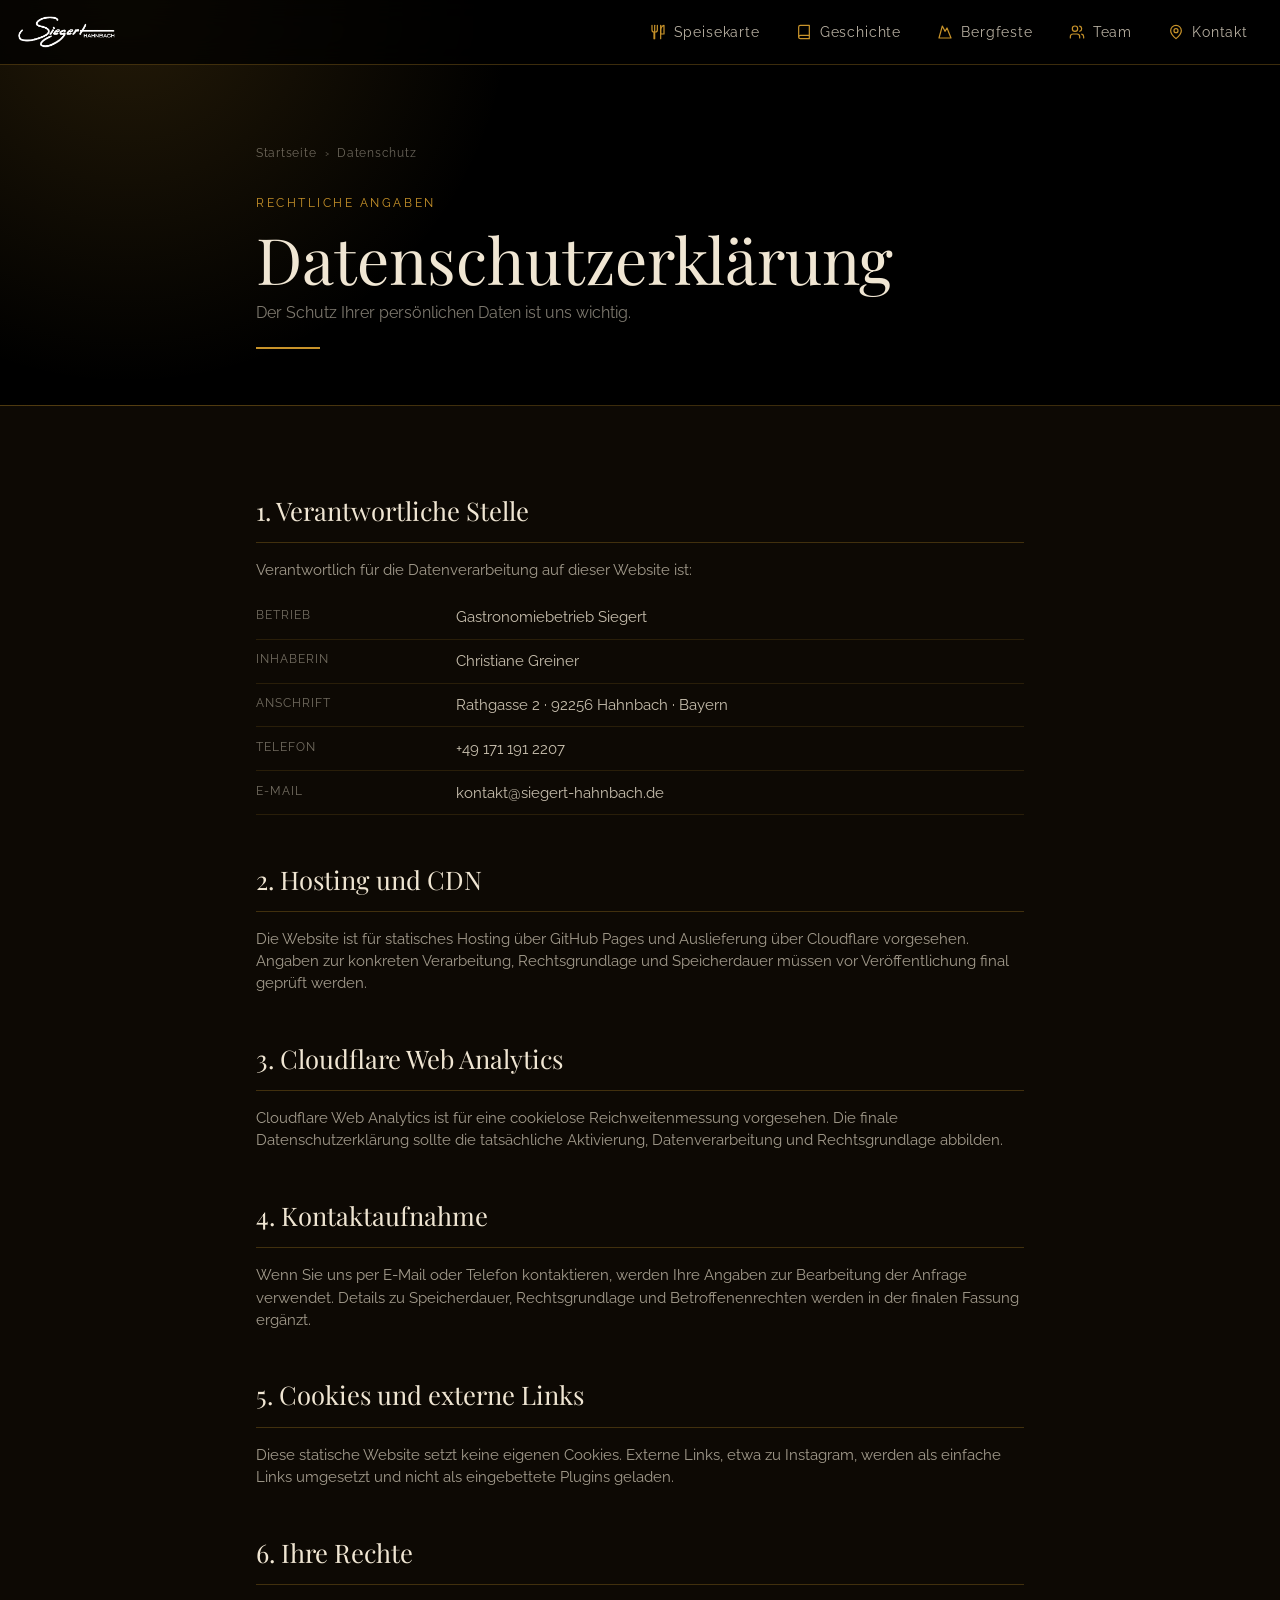
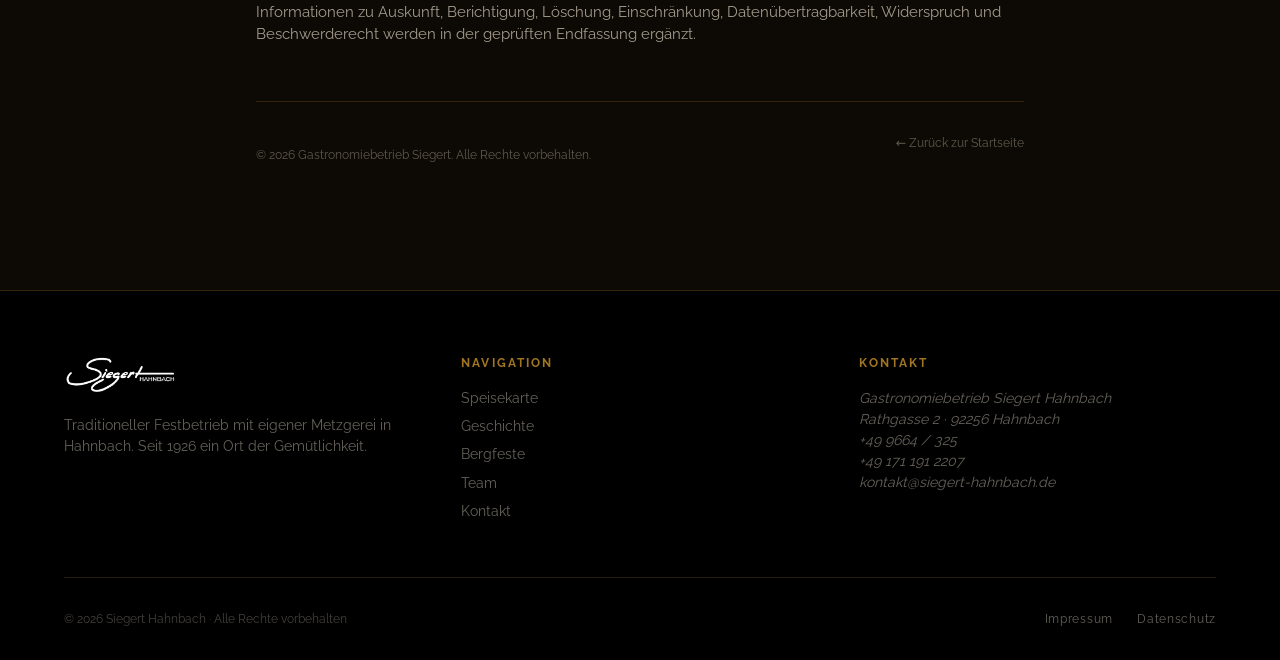
<file: datenschutz.html>
<!doctype html>
<html lang="de">
<head>
<meta charset="utf-8">
<meta name="viewport" content="width=device-width, initial-scale=1">
<title>Datenschutzerklärung | Gastronomiebetrieb Siegert Hahnbach</title>
<meta name="description" content="Datenschutzerklärung für den Gastronomiebetrieb Siegert Hahnbach in Hahnbach mit Informationen zu Kontakt, Hosting, Datenschutz, Cloudflare und externer Verlinkung.">
<meta name="robots" content="index,follow">
<link rel="canonical" href="https://siegert-hahnbach.de/datenschutz.html">
<meta property="og:type" content="website">
<meta property="og:title" content="Datenschutzerklärung | Gastronomiebetrieb Siegert Hahnbach">
<meta property="og:description" content="Datenschutzinformationen für den Gastronomiebetrieb Siegert Hahnbach in Hahnbach.">
<meta property="og:url" content="https://siegert-hahnbach.de/datenschutz.html">
<meta property="og:image" content="https://siegert-hahnbach.de/assets/images/biergarten-abend-1600.webp">
<meta name="twitter:card" content="summary_large_image">
<meta name="twitter:title" content="Datenschutzerklärung | Gastronomiebetrieb Siegert Hahnbach">
<meta name="twitter:description" content="Datenschutz, Kontakt und Hosting-Informationen für Siegert Hahnbach in Hahnbach.">
<meta name="theme-color" content="#0d0904">
<link rel="preload" as="image" href="assets/images/biergarten-abend-1600.webp" imagesrcset="assets/images/biergarten-abend-720.webp 720w, assets/images/biergarten-abend-1120.webp 1120w, assets/images/biergarten-abend-1600.webp 1600w" imagesizes="100vw">
<link rel="icon" href="assets/icons/favicon.svg" type="image/svg+xml">
<link rel="apple-touch-icon" href="assets/icons/apple-touch-icon.png">
<link rel="manifest" href="manifest.webmanifest">
<link rel="stylesheet" href="css/style.css">

</head>
<body>
<a class="skip-link" href="#main">Zum Inhalt springen</a>
<header class="site-header">
  <nav class="top-nav" aria-label="Hauptnavigation">
    <a class="brand" href="index.html" aria-label="Siegert Hahnbach Startseite"><img src="assets/images/siegert-hahnbach.webp" width="190" height="70" alt="Siegert Hahnbach Gastronomiebetrieb"></a>
    <button class="nav-toggle" type="button" aria-expanded="false" aria-controls="nav-menu" aria-label="Menü öffnen"><span></span><span></span><span></span></button>
    <div class="nav-menu" id="nav-menu">
      <a class="nav-link" href="index.html#speisekarte" data-scroll-target="speisekarte"><svg class="icon" aria-hidden="true" viewBox="0 0 24 24" fill="none" stroke="currentColor" stroke-width="1.8" stroke-linecap="round" stroke-linejoin="round"><path d="M3 2v7c0 1.7 1.3 3 3 3v10"/><path d="M7 2v20"/><path d="M11 2v7c0 1.7-1.3 3-3 3"/><path d="M16 2v20"/><path d="M21 15V2c-2.8.9-5 3.8-5 7v6h5z"/></svg><span>Speisekarte</span></a><a class="nav-link" href="index.html#historie" data-scroll-target="historie"><svg class="icon" aria-hidden="true" viewBox="0 0 24 24" fill="none" stroke="currentColor" stroke-width="1.8" stroke-linecap="round" stroke-linejoin="round"><path d="M4 19.5A2.5 2.5 0 0 1 6.5 17H20"/><path d="M4 4.5A2.5 2.5 0 0 1 6.5 2H20v20H6.5A2.5 2.5 0 0 1 4 19.5z"/></svg><span>Geschichte</span></a><a class="nav-link" href="index.html#bergfeste" data-scroll-target="bergfeste"><svg class="icon" aria-hidden="true" viewBox="0 0 24 24" fill="none" stroke="currentColor" stroke-width="1.8" stroke-linecap="round" stroke-linejoin="round"><path d="m8 3 4 8 3-5 6 15H3L8 3z"/></svg><span>Bergfeste</span></a><a class="nav-link" href="index.html#team" data-scroll-target="team"><svg class="icon" aria-hidden="true" viewBox="0 0 24 24" fill="none" stroke="currentColor" stroke-width="1.8" stroke-linecap="round" stroke-linejoin="round"><path d="M16 21v-2a4 4 0 0 0-4-4H6a4 4 0 0 0-4 4v2"/><circle cx="9" cy="7" r="4"/><path d="M22 21v-2a4 4 0 0 0-3-3.87"/><path d="M16 3.13a4 4 0 0 1 0 7.75"/></svg><span>Team</span></a><a class="nav-link" href="index.html#kontakt" data-scroll-target="kontakt"><svg class="icon" aria-hidden="true" viewBox="0 0 24 24" fill="none" stroke="currentColor" stroke-width="1.8" stroke-linecap="round" stroke-linejoin="round"><path d="M20 10c0 5-8 12-8 12S4 15 4 10a8 8 0 1 1 16 0z"/><circle cx="12" cy="10" r="3"/></svg><span>Kontakt</span></a>
    </div>
  </nav>
</header>
<main id="main" class="legal-page">
  <section class="legal-hero">
    <div>
      <nav aria-label="Breadcrumb"><a href="index.html">Startseite</a><span>›</span><span>Datenschutz</span></nav>
      <p>Rechtliche Angaben</p>
      <h1>Datenschutz&shy;erklärung</h1>
      <div>Der Schutz Ihrer persönlichen Daten ist uns wichtig.</div>
      <span></span>
    </div>
  </section>
  <section class="legal-content">
    <div class="narrow">
      <h2>1. Verantwortliche Stelle</h2>
  <p>Verantwortlich für die Datenverarbeitung auf dieser Website ist:</p>
  <div class="info-row"><span>Betrieb</span><p>Gastronomiebetrieb Siegert</p></div>
  <div class="info-row"><span>Inhaberin</span><p>Christiane Greiner</p></div>
  <div class="info-row"><span>Anschrift</span><p>Rathgasse 2 · 92256 Hahnbach · Bayern</p></div>
  <div class="info-row"><span>Telefon</span><p><a href="tel:+491711912207">+49 171 191 2207</a></p></div>
  <div class="info-row"><span>E-Mail</span><p><a href="mailto:kontakt@siegert-hahnbach.de">kontakt@siegert-hahnbach.de</a></p></div>
  <h2>2. Hosting und CDN</h2>
  <p>Die Website ist für statisches Hosting über GitHub Pages und Auslieferung über Cloudflare vorgesehen. Angaben zur konkreten Verarbeitung, Rechtsgrundlage und Speicherdauer müssen vor Veröffentlichung final geprüft werden.</p>
  <h2>3. Cloudflare Web Analytics</h2>
  <p>Cloudflare Web Analytics ist für eine cookielose Reichweitenmessung vorgesehen. Die finale Datenschutzerklärung sollte die tatsächliche Aktivierung, Datenverarbeitung und Rechtsgrundlage abbilden.</p>
  <h2>4. Kontaktaufnahme</h2>
  <p>Wenn Sie uns per E-Mail oder Telefon kontaktieren, werden Ihre Angaben zur Bearbeitung der Anfrage verwendet. Details zu Speicherdauer, Rechtsgrundlage und Betroffenenrechten werden in der finalen Fassung ergänzt.</p>
  <h2>5. Cookies und externe Links</h2>
  <p>Diese statische Website setzt keine eigenen Cookies. Externe Links, etwa zu Instagram, werden als einfache Links umgesetzt und nicht als eingebettete Plugins geladen.</p>
  <h2>6. Ihre Rechte</h2>
  <p>Informationen zu Auskunft, Berichtigung, Löschung, Einschränkung, Datenübertragbarkeit, Widerspruch und Beschwerderecht werden in der geprüften Endfassung ergänzt.</p>
      <div class="legal-back"><p>© 2026 Gastronomiebetrieb Siegert. Alle Rechte vorbehalten.</p><a href="index.html">← Zurück zur Startseite</a></div>
    </div>
  </section>
</main>
<footer class="site-footer">
  <div class="footer-inner">
    <div>
      <img class="footer-logo" src="assets/images/siegert-hahnbach.webp" width="190" height="70" alt="Siegert Hahnbach Gastronomiebetrieb">
      <p>Traditioneller Festbetrieb mit eigener Metzgerei in Hahnbach. Seit 1926 ein Ort der Gemütlichkeit.</p>
    </div>
    <nav aria-label="Footer Navigation">
      <h2>Navigation</h2>
      <a href="index.html#speisekarte">Speisekarte</a>
      <a href="index.html#historie">Geschichte</a>
      <a href="index.html#bergfeste">Bergfeste</a>
      <a href="index.html#team">Team</a>
      <a href="index.html#kontakt">Kontakt</a>
    </nav>
    <div>
      <h2>Kontakt</h2>
      <address>
        Gastronomiebetrieb Siegert Hahnbach<br>
        Rathgasse 2 · 92256 Hahnbach<br>
        +49 9664 / 325<br>
        +49 171 191 2207<br>
        <a href="mailto:kontakt@siegert-hahnbach.de">kontakt@siegert-hahnbach.de</a>
      </address>
    </div>
  </div>
  <div class="footer-bottom">
    <p>© 2026 Siegert Hahnbach · Alle Rechte vorbehalten</p>
    <div><a href="impressum.html">Impressum</a><a href="datenschutz.html">Datenschutz</a></div>
  </div>
</footer>
<script src="js/script.js" defer></script>
</body>
</html>
</file>
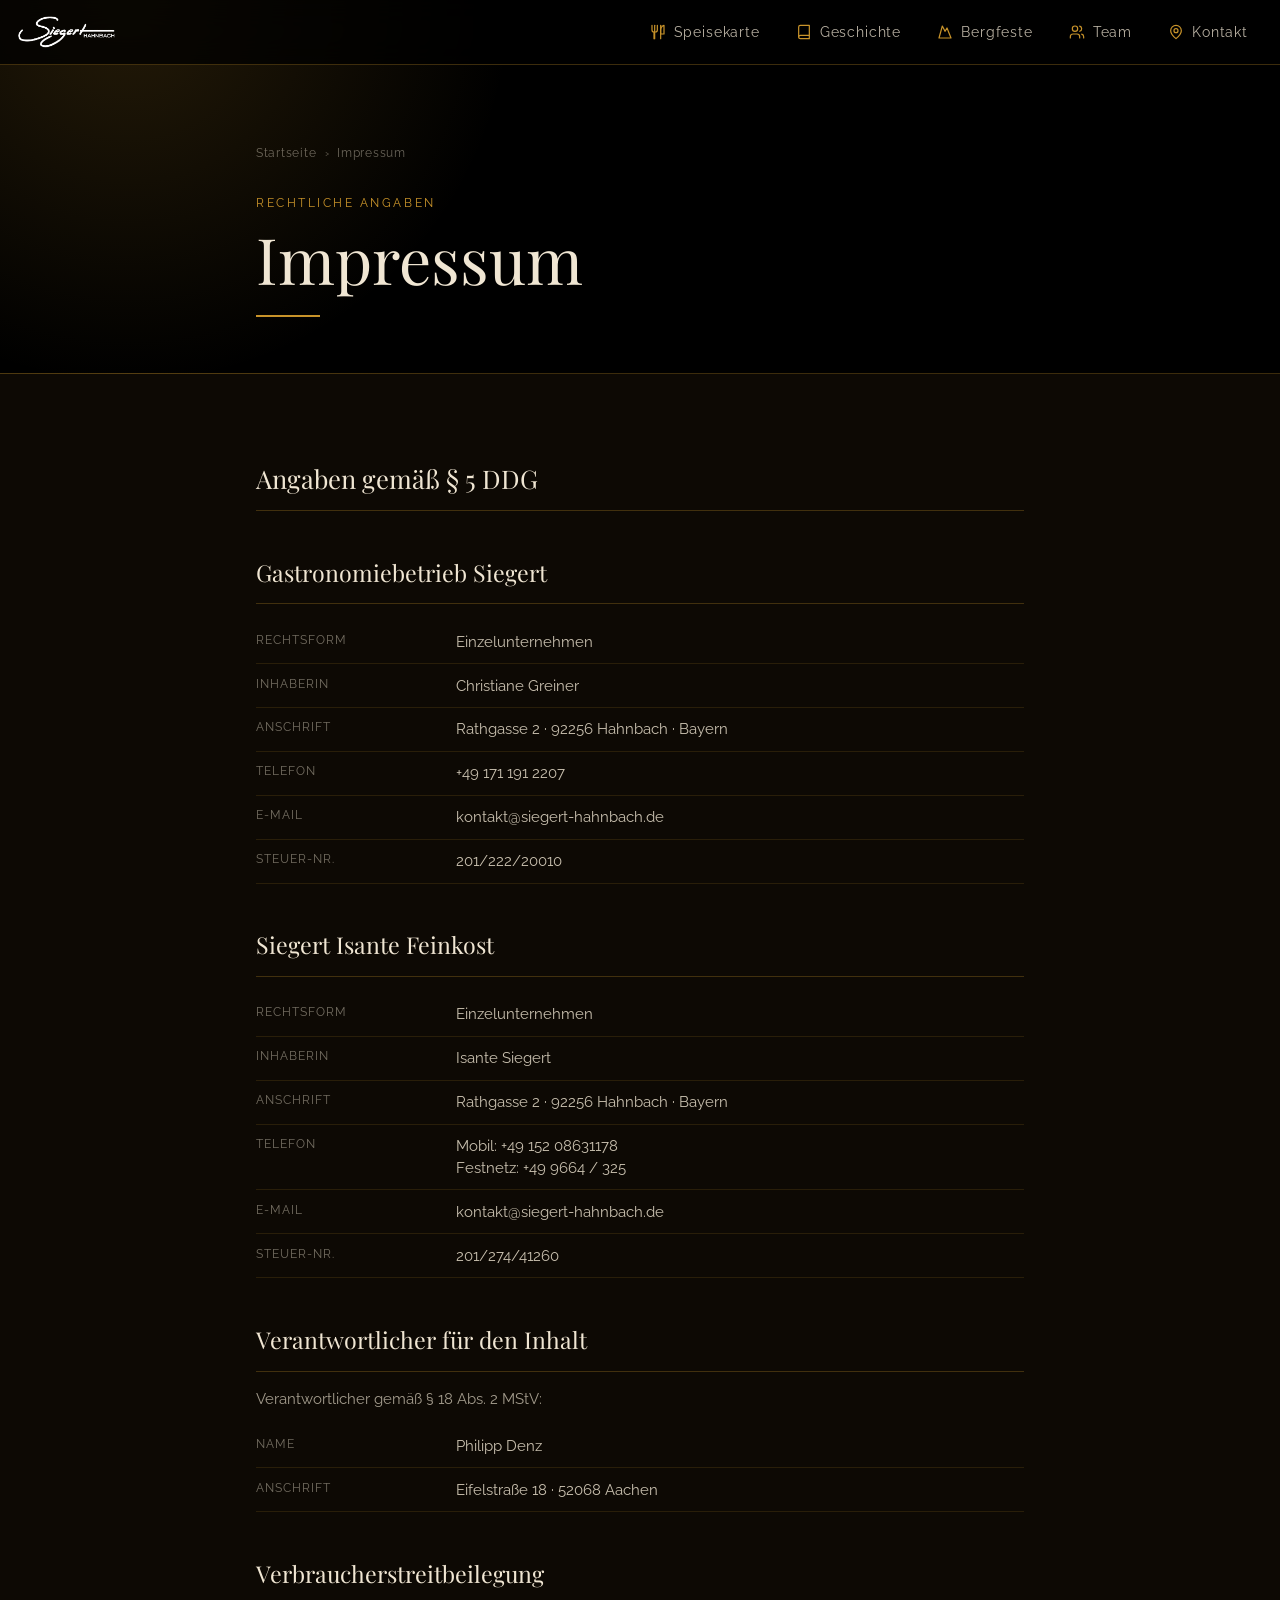
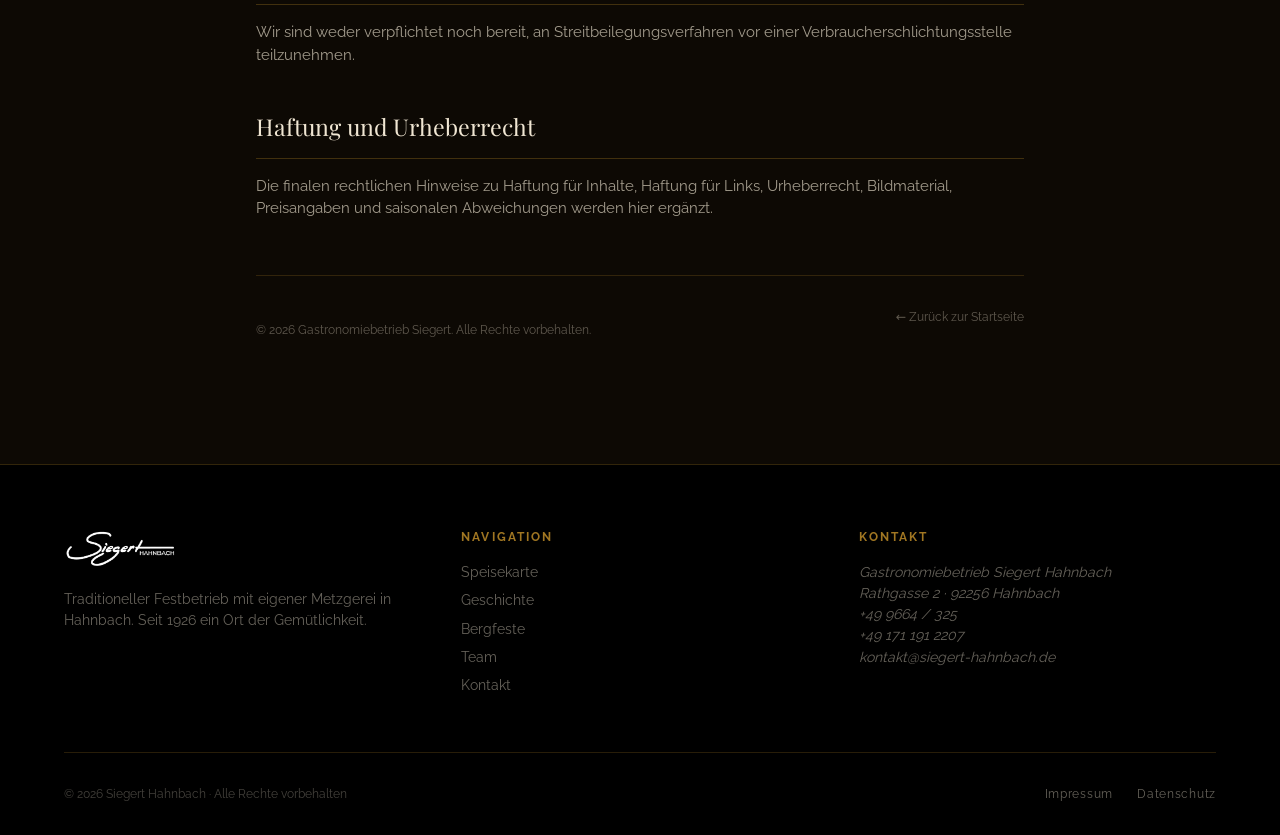
<file: impressum.html>
<!doctype html>
<html lang="de">
<head>
<meta charset="utf-8">
<meta name="viewport" content="width=device-width, initial-scale=1">
<title>Impressum | Gastronomiebetrieb Siegert Hahnbach</title>
<meta name="description" content="Impressum und Anbieterkennzeichnung für den Gastronomiebetrieb Siegert Hahnbach, Festbetrieb und Metzgerei in Hahnbach mit Kontakt, Anschrift und rechtlichen Angaben.">
<meta name="robots" content="index,follow">
<link rel="canonical" href="https://siegert-hahnbach.de/impressum.html">
<meta property="og:type" content="website">
<meta property="og:title" content="Impressum | Gastronomiebetrieb Siegert Hahnbach">
<meta property="og:description" content="Rechtliche Angaben, Kontakt und Anbieterkennzeichnung für Siegert Hahnbach in Hahnbach.">
<meta property="og:url" content="https://siegert-hahnbach.de/impressum.html">
<meta property="og:image" content="https://siegert-hahnbach.de/assets/images/biergarten-abend-1600.webp">
<meta name="twitter:card" content="summary_large_image">
<meta name="twitter:title" content="Impressum | Gastronomiebetrieb Siegert Hahnbach">
<meta name="twitter:description" content="Kontakt, Anschrift und rechtliche Angaben für Siegert Hahnbach in Hahnbach.">
<meta name="theme-color" content="#0d0904">
<link rel="preload" as="image" href="assets/images/biergarten-abend-1600.webp" imagesrcset="assets/images/biergarten-abend-720.webp 720w, assets/images/biergarten-abend-1120.webp 1120w, assets/images/biergarten-abend-1600.webp 1600w" imagesizes="100vw">
<link rel="icon" href="assets/icons/favicon.svg" type="image/svg+xml">
<link rel="apple-touch-icon" href="assets/icons/apple-touch-icon.png">
<link rel="manifest" href="manifest.webmanifest">
<link rel="stylesheet" href="css/style.css">

</head>
<body>
<a class="skip-link" href="#main">Zum Inhalt springen</a>
<header class="site-header">
  <nav class="top-nav" aria-label="Hauptnavigation">
    <a class="brand" href="index.html" aria-label="Siegert Hahnbach Startseite"><img src="assets/images/siegert-hahnbach.webp" width="190" height="70" alt="Siegert Hahnbach Gastronomiebetrieb"></a>
    <button class="nav-toggle" type="button" aria-expanded="false" aria-controls="nav-menu" aria-label="Menü öffnen"><span></span><span></span><span></span></button>
    <div class="nav-menu" id="nav-menu">
      <a class="nav-link" href="index.html#speisekarte" data-scroll-target="speisekarte"><svg class="icon" aria-hidden="true" viewBox="0 0 24 24" fill="none" stroke="currentColor" stroke-width="1.8" stroke-linecap="round" stroke-linejoin="round"><path d="M3 2v7c0 1.7 1.3 3 3 3v10"/><path d="M7 2v20"/><path d="M11 2v7c0 1.7-1.3 3-3 3"/><path d="M16 2v20"/><path d="M21 15V2c-2.8.9-5 3.8-5 7v6h5z"/></svg><span>Speisekarte</span></a><a class="nav-link" href="index.html#historie" data-scroll-target="historie"><svg class="icon" aria-hidden="true" viewBox="0 0 24 24" fill="none" stroke="currentColor" stroke-width="1.8" stroke-linecap="round" stroke-linejoin="round"><path d="M4 19.5A2.5 2.5 0 0 1 6.5 17H20"/><path d="M4 4.5A2.5 2.5 0 0 1 6.5 2H20v20H6.5A2.5 2.5 0 0 1 4 19.5z"/></svg><span>Geschichte</span></a><a class="nav-link" href="index.html#bergfeste" data-scroll-target="bergfeste"><svg class="icon" aria-hidden="true" viewBox="0 0 24 24" fill="none" stroke="currentColor" stroke-width="1.8" stroke-linecap="round" stroke-linejoin="round"><path d="m8 3 4 8 3-5 6 15H3L8 3z"/></svg><span>Bergfeste</span></a><a class="nav-link" href="index.html#team" data-scroll-target="team"><svg class="icon" aria-hidden="true" viewBox="0 0 24 24" fill="none" stroke="currentColor" stroke-width="1.8" stroke-linecap="round" stroke-linejoin="round"><path d="M16 21v-2a4 4 0 0 0-4-4H6a4 4 0 0 0-4 4v2"/><circle cx="9" cy="7" r="4"/><path d="M22 21v-2a4 4 0 0 0-3-3.87"/><path d="M16 3.13a4 4 0 0 1 0 7.75"/></svg><span>Team</span></a><a class="nav-link" href="index.html#kontakt" data-scroll-target="kontakt"><svg class="icon" aria-hidden="true" viewBox="0 0 24 24" fill="none" stroke="currentColor" stroke-width="1.8" stroke-linecap="round" stroke-linejoin="round"><path d="M20 10c0 5-8 12-8 12S4 15 4 10a8 8 0 1 1 16 0z"/><circle cx="12" cy="10" r="3"/></svg><span>Kontakt</span></a>
    </div>
  </nav>
</header>
<main id="main" class="legal-page">
  <section class="legal-hero">
    <div>
      <nav aria-label="Breadcrumb"><a href="index.html">Startseite</a><span>›</span><span>Impressum</span></nav>
      <p>Rechtliche Angaben</p>
      <h1>Impressum</h1>
      
      <span></span>
    </div>
  </section>
  <section class="legal-content">
    <div class="narrow">
      <h2>Angaben gemäß § 5 DDG</h2>
  <h3>Gastronomiebetrieb Siegert</h3>
  <div class="info-row"><span>Rechtsform</span><p>Einzelunternehmen</p></div>
  <div class="info-row"><span>Inhaberin</span><p>Christiane Greiner</p></div>
  <div class="info-row"><span>Anschrift</span><p>Rathgasse 2 · 92256 Hahnbach · Bayern</p></div>
  <div class="info-row"><span>Telefon</span><p><a href="tel:+491711912207">+49 171 191 2207</a></p></div>
  <div class="info-row"><span>E-Mail</span><p><a href="mailto:kontakt@siegert-hahnbach.de">kontakt@siegert-hahnbach.de</a></p></div>
  <div class="info-row"><span>Steuer-Nr.</span><p>201/222/20010</p></div>
  <h3>Siegert Isante Feinkost</h3>
  <div class="info-row"><span>Rechtsform</span><p>Einzelunternehmen</p></div>
  <div class="info-row"><span>Inhaberin</span><p>Isante Siegert</p></div>
  <div class="info-row"><span>Anschrift</span><p>Rathgasse 2 · 92256 Hahnbach · Bayern</p></div>
  <div class="info-row"><span>Telefon</span><p>Mobil: <a href="tel:+4915208631178">+49 152 08631178</a><br>Festnetz: <a href="tel:+499664325">+49 9664 / 325</a></p></div>
  <div class="info-row"><span>E-Mail</span><p><a href="mailto:kontakt@siegert-hahnbach.de">kontakt@siegert-hahnbach.de</a></p></div>
  <div class="info-row"><span>Steuer-Nr.</span><p>201/274/41260</p></div>
  <h3>Verantwortlicher für den Inhalt</h3>
  <p>Verantwortlicher gemäß § 18 Abs. 2 MStV:</p>
  <div class="info-row"><span>Name</span><p>Philipp Denz</p></div>
  <div class="info-row"><span>Anschrift</span><p>Eifelstraße 18 · 52068 Aachen</p></div>
  <h3>Verbraucherstreitbeilegung</h3>
  <p>Wir sind weder verpflichtet noch bereit, an Streitbeilegungsverfahren vor einer Verbraucherschlichtungsstelle teilzunehmen.</p>
  <h3>Haftung und Urheberrecht</h3>
  <p>Die finalen rechtlichen Hinweise zu Haftung für Inhalte, Haftung für Links, Urheberrecht, Bildmaterial, Preisangaben und saisonalen Abweichungen werden hier ergänzt.</p>
      <div class="legal-back"><p>© 2026 Gastronomiebetrieb Siegert. Alle Rechte vorbehalten.</p><a href="index.html">← Zurück zur Startseite</a></div>
    </div>
  </section>
</main>
<footer class="site-footer">
  <div class="footer-inner">
    <div>
      <img class="footer-logo" src="assets/images/siegert-hahnbach.webp" width="190" height="70" alt="Siegert Hahnbach Gastronomiebetrieb">
      <p>Traditioneller Festbetrieb mit eigener Metzgerei in Hahnbach. Seit 1926 ein Ort der Gemütlichkeit.</p>
    </div>
    <nav aria-label="Footer Navigation">
      <h2>Navigation</h2>
      <a href="index.html#speisekarte">Speisekarte</a>
      <a href="index.html#historie">Geschichte</a>
      <a href="index.html#bergfeste">Bergfeste</a>
      <a href="index.html#team">Team</a>
      <a href="index.html#kontakt">Kontakt</a>
    </nav>
    <div>
      <h2>Kontakt</h2>
      <address>
        Gastronomiebetrieb Siegert Hahnbach<br>
        Rathgasse 2 · 92256 Hahnbach<br>
        +49 9664 / 325<br>
        +49 171 191 2207<br>
        <a href="mailto:kontakt@siegert-hahnbach.de">kontakt@siegert-hahnbach.de</a>
      </address>
    </div>
  </div>
  <div class="footer-bottom">
    <p>© 2026 Siegert Hahnbach · Alle Rechte vorbehalten</p>
    <div><a href="impressum.html">Impressum</a><a href="datenschutz.html">Datenschutz</a></div>
  </div>
</footer>
<script src="js/script.js" defer></script>
</body>
</html>
</file>
<file: css/style.css>
@import url("../assets/fonts/fonts.css");
:root{--bg:#0d0904;--fg:#f0e6d3;--card:#1a1208;--muted:#8a7060;--gold:#c8932a;--gold-soft:rgba(200,147,42,.4);--line:rgba(200,147,42,.18);--sans:"Raleway",system-ui,-apple-system,BlinkMacSystemFont,"Segoe UI",sans-serif;--serif:"Playfair Display",Georgia,serif}
*{box-sizing:border-box}html{scroll-behavior:smooth;background:var(--bg);font-size:16px}body{margin:0;background:var(--bg);color:var(--fg);font-family:var(--sans);line-height:1.5;text-rendering:optimizeLegibility}body.nav-open{overflow:hidden}img,svg{display:block}img{max-width:100%}a{color:inherit;text-decoration:none}button{font:inherit;color:inherit}strong{color:#f5c45a;font-weight:600}.skip-link{position:fixed;left:1rem;top:-5rem;z-index:100;background:var(--gold);color:#110c05;padding:.75rem 1rem}.skip-link:focus{top:1rem}.icon{width:1rem;height:1rem;flex:0 0 auto}
:focus-visible{outline:2px solid var(--gold);outline-offset:4px}.site-header{position:fixed;inset:0 0 auto 0;z-index:50;background:rgba(0,0,0,.75);border-bottom:1px solid rgba(200,147,42,.3);backdrop-filter:blur(14px)}.top-nav{height:4rem;max-width:80rem;margin:auto;padding:0 1rem;display:flex;align-items:center;justify-content:space-between}.brand img{height:2.25rem;width:auto;object-fit:contain}.nav-menu{display:flex;align-items:center;gap:.25rem}.nav-link{display:flex;align-items:center;gap:.5rem;padding:.5rem 1rem;border-radius:.25rem;color:rgba(240,230,211,.76);font-size:.875rem;letter-spacing:.06em;transition:color .2s,background .2s}.nav-link .icon{color:var(--gold)}.nav-link:hover,.nav-link:focus-visible{color:var(--gold);background:rgba(200,147,42,.08)}.nav-toggle{display:none;width:2.25rem;height:2.25rem;border:0;background:transparent;padding:.45rem}.nav-toggle span{display:block;width:100%;height:2px;background:rgba(240,230,211,.8);margin:.25rem 0;transition:.2s}
.visually-hidden{position:absolute!important;width:1px;height:1px;padding:0;margin:-1px;overflow:hidden;clip:rect(0 0 0 0);white-space:nowrap;border:0}.hero{position:relative;height:100svh;min-height:42rem;overflow:hidden}.hero-slide{position:absolute;inset:0;opacity:0;z-index:0;transition:opacity .7s ease}.hero-slide.is-active{opacity:1;z-index:1}.hero-slide>picture,.hero-slide>picture>img{width:100%;height:100%;object-fit:cover}.hero-slide:after{content:"";position:absolute;inset:0;background:linear-gradient(to bottom,rgba(0,0,0,.62),rgba(0,0,0,.5),rgba(0,0,0,.82))}.hero-home,.hero-copy{position:absolute;inset:0;z-index:2;display:flex;flex-direction:column;align-items:center;justify-content:center;text-align:center;padding:5rem 1.5rem 7rem}.welcome-mark{width:min(30rem,80vw);height:auto;filter:drop-shadow(0 18px 30px rgba(0,0,0,.9))}.main-logo{width:min(23.75rem,65vw);height:auto;filter:drop-shadow(0 18px 30px rgba(0,0,0,.9));margin-top:1rem}.hero-home p{margin:2.1rem 0 0;color:rgba(251,191,36,.78);text-transform:uppercase;font-size:.8rem;letter-spacing:.22em}.outline-button{display:inline-flex;align-items:center;justify-content:center;margin-top:1.5rem;min-height:3rem;padding:.8rem 2rem;border:1px solid rgba(200,147,42,.62);border-radius:2px;color:#e4aa33;text-transform:uppercase;font-size:.76rem;letter-spacing:.14em;transition:background .2s,border-color .2s,color .2s}.outline-button:hover{background:rgba(200,147,42,.16);border-color:rgba(200,147,42,.82);color:#ffd36a}.hero-copy>span{width:3rem;height:2px;background:var(--gold);margin-bottom:1.4rem}.hero-copy.no-title-line>span{display:none}.hero-copy h2{font-family:var(--serif);font-weight:700;line-height:1.04;font-size:clamp(2.6rem,7vw,4.8rem);margin:0;color:white;text-shadow:0 2px 24px rgba(0,0,0,.9)}.hero-copy p{max-width:36rem;margin:1.2rem 0 0;color:rgba(255,251,235,.86);font-size:clamp(1rem,2vw,1.25rem);text-shadow:0 1px 8px rgba(0,0,0,.95)}.hero-controls{position:absolute;z-index:5;left:0;right:0;bottom:3.5rem;display:flex;align-items:center;justify-content:center;gap:1.5rem}.round-button{width:3rem;height:3rem;border-radius:50%;border:1px solid rgba(200,147,42,.44);background:rgba(0,0,0,.12);color:var(--gold);display:grid;place-items:center;cursor:pointer;transition:.2s}.round-button:hover{background:rgba(200,147,42,.16);border-color:rgba(200,147,42,.72)}.slide-dots{display:flex;gap:.5rem;align-items:center}.slide-dots button{width:.5rem;height:.5rem;border:0;border-radius:999px;background:rgba(200,147,42,.35);padding:0;cursor:pointer;transition:.25s}.slide-dots button.is-active{width:1.5rem;background:var(--gold)}.scroll-cue{position:absolute;z-index:5;bottom:1.25rem;left:50%;transform:translateX(-50%);margin:0;color:rgba(200,147,42,.52);font-size:.72rem;text-transform:uppercase;letter-spacing:.18em}
.section{padding:6rem 1rem;background:var(--bg)}.section-card{background:var(--card)}.narrow{max-width:48rem;margin:auto}.content{max-width:56rem;margin:auto}.wide{max-width:72rem;margin:auto}.section-heading{margin-bottom:3rem}.section-heading.center{text-align:center}.section-heading p{margin:0 0 .7rem;color:var(--gold);text-transform:uppercase;letter-spacing:.22em;font-size:.72rem}.section-heading h2{font-family:var(--serif);font-size:clamp(3rem,7vw,4rem);font-weight:400;line-height:1.15;margin:0;color:var(--fg)}.section-heading span{display:block;width:4rem;height:2px;background:var(--gold);margin:1.1rem 0 0}.section-heading.center span{margin-left:auto;margin-right:auto}.section-heading small{display:block;margin-top:1.8rem;color:var(--muted);font-size:.72rem;text-transform:uppercase;letter-spacing:.18em}.section-heading div{max-width:42rem;margin:1.6rem auto 0;color:rgba(240,230,211,.66);font-size:1.05rem}
.tab-list{display:flex;flex-wrap:wrap;justify-content:center;gap:1rem 2.2rem;margin:-1rem 0 3rem}.tab-list button{position:relative;border:0;background:transparent;padding:.2rem 0 .65rem;color:rgba(240,230,211,.45);font-family:var(--serif);font-style:italic;font-size:1.05rem;cursor:pointer}.tab-list button:after{content:"";position:absolute;left:0;right:0;bottom:0;height:1px;background:transparent}.tab-list button.is-active{color:var(--gold)}.tab-list button.is-active:after{background:var(--gold)}.menu-panel{animation:fade .2s ease}.menu-panel.compact{max-width:28rem;margin:auto}.menu-heading{margin:3.5rem 0 .25rem}.menu-heading:first-child{margin-top:0}.menu-heading p{margin:0 0 .5rem;color:rgba(200,147,42,.62);font-size:.72rem;text-transform:uppercase;letter-spacing:.2em}.menu-heading h3{font-family:var(--serif);font-size:2rem;font-weight:400;margin:0;color:var(--fg);border-bottom:1px solid rgba(200,147,42,.28);padding-bottom:.7rem}.menu-panel ul{list-style:none;margin:0;padding:0}.menu-row{display:flex;align-items:baseline;gap:1rem;padding:.72rem 0;border-bottom:1px solid rgba(200,147,42,.15)}.menu-row div{flex:1;min-width:0}.menu-row span{color:rgba(240,230,211,.88);font-size:.9rem;letter-spacing:.02em}.menu-row.is-italic span{font-family:var(--serif);font-style:italic;font-size:1.05rem}.menu-row small{margin-left:.5rem;color:var(--muted);font-size:.75rem}.menu-row p{margin:.1rem 0 0;color:var(--muted);font-size:.75rem;font-style:italic}.menu-row strong{white-space:nowrap;color:#f0b543;font-size:.85rem;font-weight:500}
.image-divider{height:14rem;position:relative;overflow:hidden;display:grid;place-items:center}.image-divider picture,.image-divider img{position:absolute;inset:0;width:100%;height:100%;object-fit:cover}.image-divider:after{content:"";position:absolute;inset:0;background:linear-gradient(90deg,rgba(0,0,0,.72),rgba(0,0,0,.32),rgba(0,0,0,.72))}.image-divider p{position:relative;z-index:1;margin:0;padding:0 1rem;color:#e7ad36;font-family:var(--serif);font-style:italic;font-size:clamp(1.35rem,4vw,2rem);text-align:center;text-shadow:0 2px 16px rgba(0,0,0,.9)}
.history-copy{font-size:clamp(1rem,2vw,1.12rem);color:rgba(240,230,211,.82)}.history-copy p{margin:0 0 1.25rem}.history-image{position:relative;margin:0 0 1.5rem;border:1px solid rgba(200,147,42,.28);border-radius:.5rem;overflow:hidden;box-shadow:0 20px 45px rgba(0,0,0,.35)}.history-image.right{float:right;width:20rem;margin-left:2rem}.history-image.left{float:left;width:18rem;margin-right:2rem}.history-image img{width:100%;height:13.75rem;object-fit:cover}.history-image.left img{height:11rem;object-position:top}.history-image figcaption{position:absolute;left:0;right:0;bottom:0;padding:.55rem .75rem;background:linear-gradient(to top,rgba(0,0,0,.75),transparent);color:var(--gold);font-size:.7rem;text-transform:uppercase;letter-spacing:.12em}.history-copy:after{content:"";display:block;clear:both}
.fest-grid{display:grid;grid-template-columns:repeat(3,minmax(0,1fr));gap:1.75rem}.fest-card{background:var(--card);border:1px solid rgba(200,147,42,.28);border-radius:.5rem;overflow:hidden;display:flex;flex-direction:column}.fest-card picture{height:13rem;overflow:hidden}.fest-card img{width:100%;height:100%;object-fit:cover;transition:transform .5s}.fest-card.frohn-card img{object-position:center 70%}.fest-card:hover img{transform:scale(1.05)}.fest-card div{padding:1.5rem;display:flex;flex-direction:column;flex:1}.fest-card div>span{width:2rem;height:2px;background:var(--gold);margin-bottom:.75rem}.fest-card h3{font-family:var(--serif);font-size:1.25rem;color:#f3c05a;margin:0 0 .45rem;line-height:1.35}.fest-card p{margin:.5rem 0 0;color:rgba(240,230,211,.7);font-size:.875rem}.fest-card .location{display:flex;align-items:center;gap:.4rem;color:rgba(200,147,42,.82);font-size:.75rem;margin:.1rem 0 .55rem}.fest-card .location .icon{width:.8rem;height:.8rem}
.team-layout{display:grid;grid-template-columns:1fr 1fr;gap:4rem;align-items:center}.team-layout picture{border:1px solid rgba(200,147,42,.28);border-radius:.5rem;overflow:hidden;box-shadow:0 20px 45px rgba(0,0,0,.35)}.team-layout img{width:100%;height:30rem;object-fit:cover}.team-layout p{color:rgba(240,230,211,.82);font-size:1.08rem;margin:0 0 1.25rem}
.announcements{padding:2.5rem 1rem;border-top:1px solid rgba(200,147,42,.18)}.notice-grid{display:grid;grid-template-columns:repeat(2,minmax(0,1fr));gap:1.5rem}.notice-grid article{position:relative;background:rgba(13,9,4,.62);border:1px solid rgba(200,147,42,.42);border-radius:.5rem;padding:1.8rem;overflow:hidden}.notice-grid article:before{content:"";position:absolute;left:0;top:0;bottom:0;width:4px;background:var(--gold)}.wide-notice{grid-column:1/-1}.notice-grid h3{font-family:var(--serif);color:#f3c05a;margin:0 0 .5rem;font-size:1.12rem}.notice-grid p{margin:0;color:rgba(240,230,211,.76);font-size:.92rem}.notice-grid a{display:inline-block;margin-top:1rem;color:var(--gold);font-size:.76rem;text-transform:uppercase;letter-spacing:.1em}
.contact-grid{display:grid;grid-template-columns:1fr 1fr;gap:2.5rem;align-items:stretch}.contact-card{background:var(--card);border:1px solid rgba(200,147,42,.28);border-radius:.5rem;padding:2.5rem;font-style:normal}.contact-card>div{display:flex;align-items:flex-start;gap:1.25rem;margin-bottom:1.8rem}.contact-card>div:last-child{margin-bottom:0}.contact-card .icon{width:1.4rem;height:1.4rem;color:var(--gold);margin-top:.15rem}.contact-card h3{margin:0 0 .4rem;color:#f3c05a;font-size:.88rem;text-transform:uppercase;letter-spacing:.08em}.contact-card p{margin:0;color:rgba(240,230,211,.82)}.contact-card small{display:block;color:rgba(240,230,211,.5);text-transform:uppercase;letter-spacing:.06em;font-size:.72rem;margin:.5rem 0 .1rem}.contact-card span{color:rgba(240,230,211,.62);font-size:.9rem}.contact-card b{font-weight:400}.contact-card a:hover{color:var(--gold)}.contact-image{border:1px solid rgba(200,147,42,.28);border-radius:.5rem;overflow:hidden;box-shadow:0 20px 45px rgba(0,0,0,.28)}.contact-image img{width:100%;height:100%;min-height:20rem;object-fit:cover}
.site-footer{background:#000;border-top:1px solid rgba(200,147,42,.25);padding:4rem 1rem 2rem}.footer-inner{max-width:72rem;margin:auto;display:grid;grid-template-columns:repeat(3,minmax(0,1fr));gap:2.5rem}.footer-logo{height:2.5rem;width:auto;object-fit:contain;margin-bottom:1.25rem}.site-footer h2{margin:0 0 1rem;color:rgba(200,147,42,.8);font-size:.72rem;text-transform:uppercase;letter-spacing:.18em}.site-footer p,.site-footer address,.site-footer a{color:rgba(240,230,211,.42);font-size:.88rem}.site-footer nav a{display:block;margin:.45rem 0}.site-footer a:hover{color:var(--gold)}.footer-bottom{max-width:72rem;margin:3rem auto 0;padding-top:2rem;border-top:1px solid rgba(200,147,42,.2);display:flex;justify-content:space-between;gap:1rem;color:rgba(240,230,211,.28)}.footer-bottom p{margin:0;color:rgba(240,230,211,.28);font-size:.75rem}.footer-bottom div{display:flex;gap:1.5rem}.footer-bottom a{font-size:.75rem;letter-spacing:.06em}
.legal-hero{position:relative;padding:9rem 1rem 3.5rem;background:radial-gradient(circle at 10% 0,rgba(200,147,42,.18),transparent 24rem),#000;border-bottom:1px solid rgba(200,147,42,.3)}.legal-hero>div{max-width:48rem;margin:auto}.legal-hero nav{display:flex;gap:.5rem;margin-bottom:2rem;color:rgba(240,230,211,.42);font-size:.78rem;letter-spacing:.06em}.legal-hero a:hover{color:var(--gold)}.legal-hero p{color:var(--gold);text-transform:uppercase;letter-spacing:.22em;font-size:.72rem}.legal-hero h1{font-family:var(--serif);font-size:clamp(2.55rem,9vw,4rem);font-weight:400;line-height:1.08;margin:.5rem 0;color:var(--fg);overflow-wrap:break-word;hyphens:auto}.legal-hero div div{color:rgba(240,230,211,.52);max-width:36rem}.legal-hero>div>span{display:block;width:4rem;height:2px;background:var(--gold);margin-top:1.4rem}.legal-content{padding:2.5rem 1rem 7rem;background:var(--bg)}.legal-content h2,.legal-content h3{font-family:var(--serif);font-weight:400;color:var(--fg);border-bottom:1px solid rgba(200,147,42,.28);padding-bottom:.8rem;margin:2.8rem 0 1rem}.legal-content h2{font-size:1.6rem}.legal-content h3{font-size:1.45rem}.legal-content p{color:rgba(240,230,211,.66);font-size:.92rem}.info-row{display:flex;gap:1.5rem;padding:.65rem 0;border-bottom:1px solid rgba(200,147,42,.15)}.info-row span{width:11rem;flex:0 0 auto;color:rgba(240,230,211,.45);font-size:.75rem;text-transform:uppercase;letter-spacing:.08em}.info-row p{margin:0;color:rgba(240,230,211,.82)}.legal-back{margin-top:3.5rem;padding-top:2rem;border-top:1px solid rgba(200,147,42,.2);display:flex;justify-content:space-between;gap:1rem}.legal-back p,.legal-back a{font-size:.78rem;color:rgba(240,230,211,.36)}.legal-back a:hover{color:var(--gold)}
@keyframes fade{from{opacity:.5;transform:translateY(4px)}to{opacity:1;transform:none}}
@media (max-width:900px){.nav-toggle{display:block}.nav-menu{position:absolute;left:0;right:0;top:4rem;display:none;flex-direction:column;align-items:stretch;background:rgba(0,0,0,.96);border-top:1px solid rgba(200,147,42,.3);padding:.5rem 1rem 1rem}.nav-open .nav-menu{display:flex}.nav-link{padding:.9rem 0;border-bottom:1px solid rgba(200,147,42,.16)}.fest-grid,.team-layout,.contact-grid,.footer-inner{grid-template-columns:1fr}.team-layout{gap:2rem}.team-layout picture{order:2}.team-layout div{order:1}.notice-grid{grid-template-columns:1fr}.hero{min-height:40rem}.section{padding:5rem 1rem}.history-image.right,.history-image.left{float:none;width:100%;margin:0 0 1.5rem}.history-image img,.history-image.left img{height:14rem}.footer-bottom,.legal-back,.info-row{flex-direction:column}.info-row span{width:auto}.contact-card{padding:1.5rem}}
@media (max-width:520px){.hero-home,.hero-copy{padding-left:1rem;padding-right:1rem}.hero-controls{gap:1rem}.round-button{width:2.7rem;height:2.7rem}.tab-list{gap:1rem}.section-heading h2{font-size:2.65rem}.menu-row{gap:.5rem}.contact-card>div{gap:1rem}.site-footer{padding-top:3rem}}
@media (prefers-reduced-motion:reduce){*,*::before,*::after{scroll-behavior:auto!important;animation-duration:.001ms!important;transition-duration:.001ms!important}.hero-slide{transition:none}}
</file>
